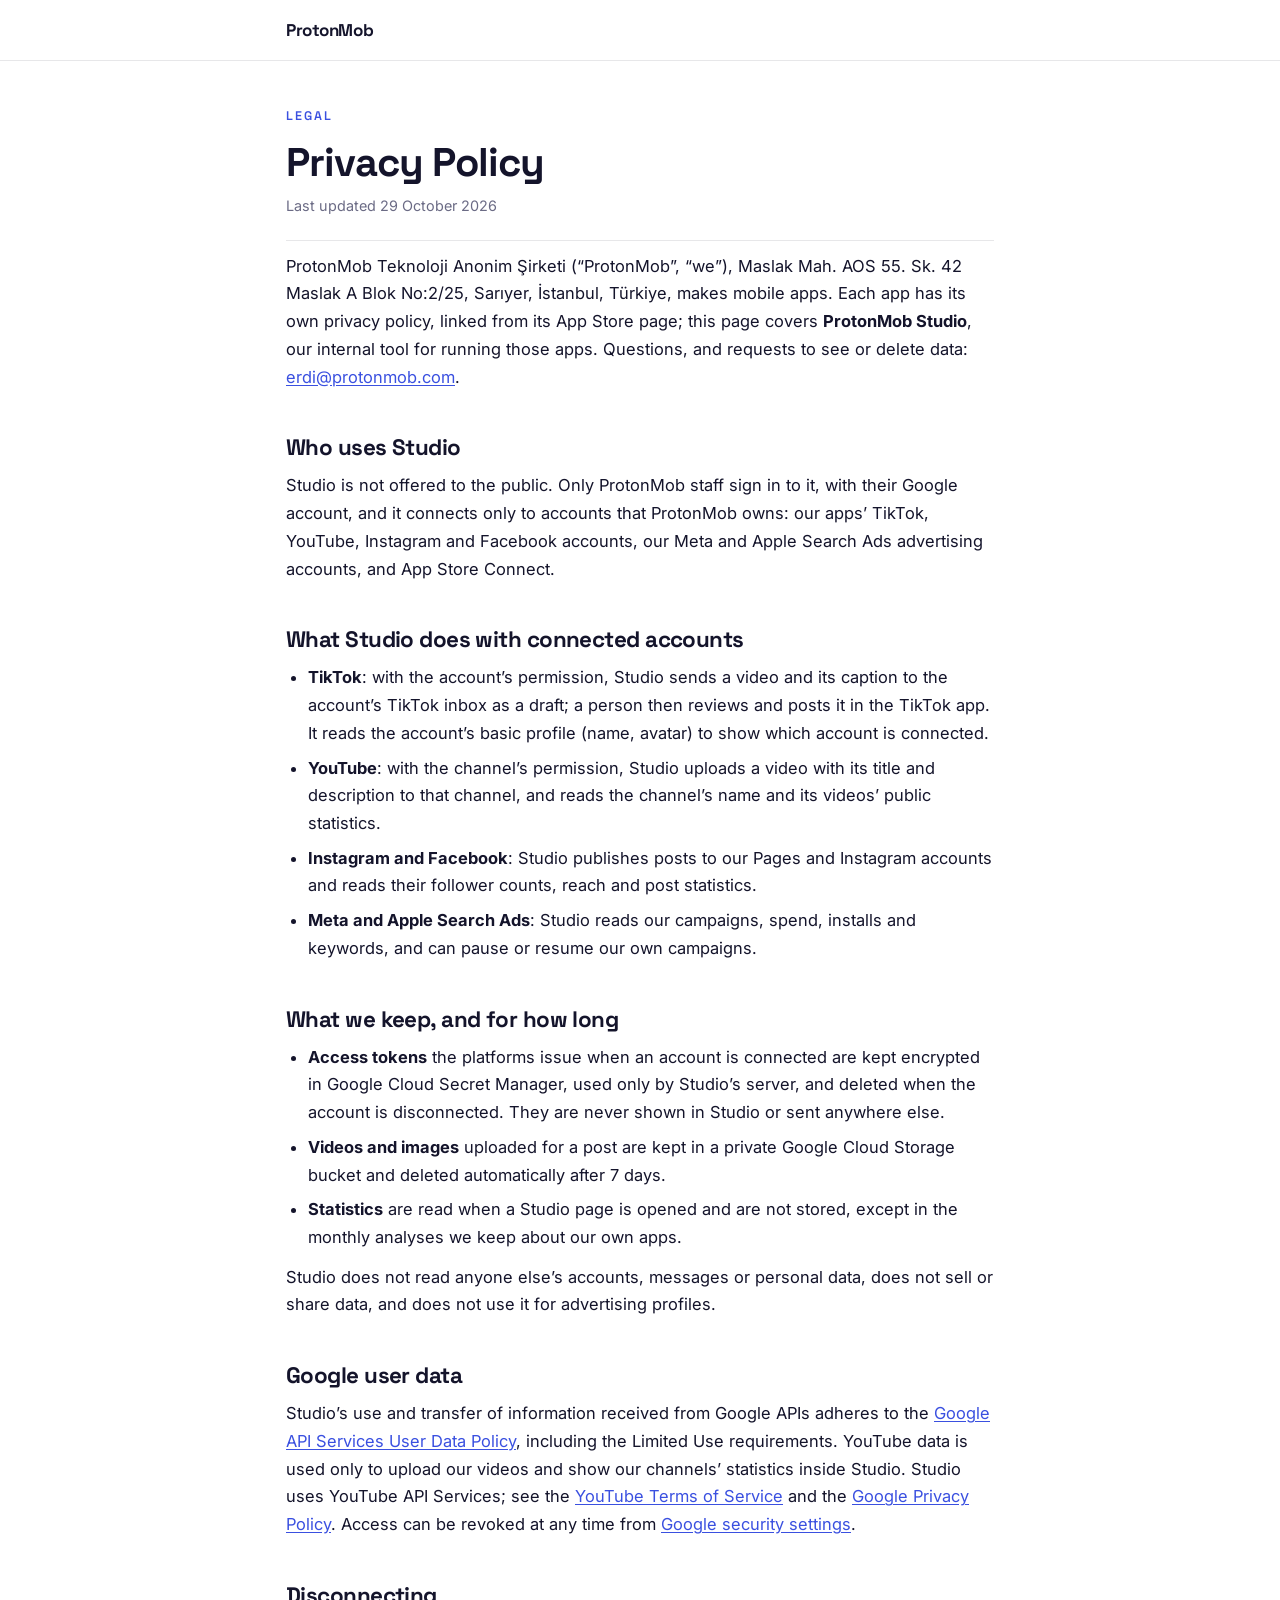
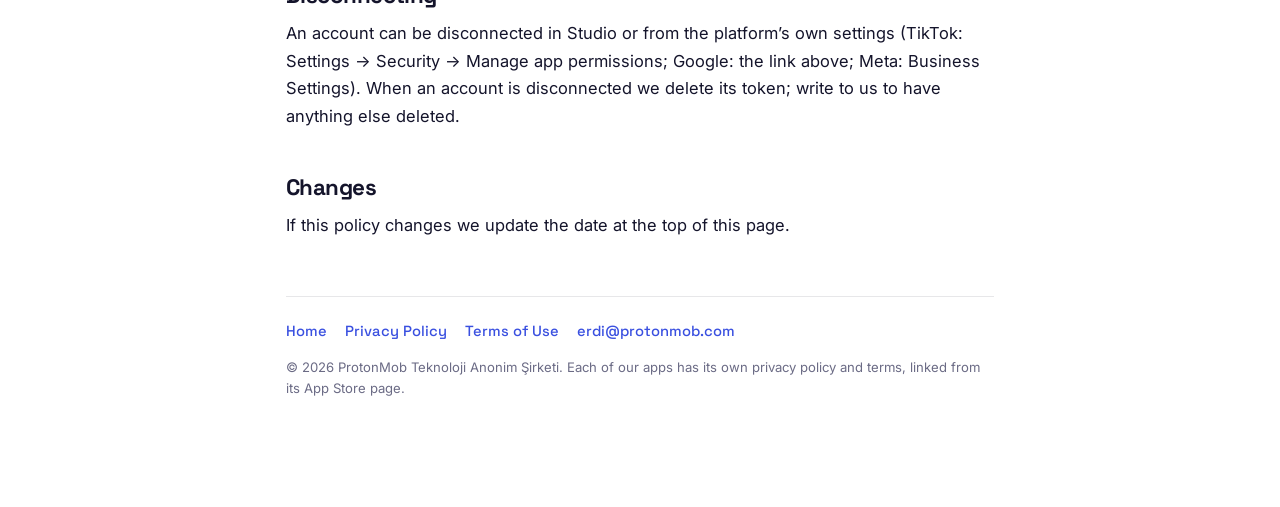
<file: privacy/index.html>
<!doctype html>
<html lang="en">
<head>
<meta charset="utf-8">
<meta name="viewport" content="width=device-width, initial-scale=1">
<title>Privacy Policy — ProtonMob</title>
<meta name="description" content="How ProtonMob's internal tools use the social media and advertising accounts they are connected to.">
<link rel="canonical" href="https://protonmob.com/privacy">
<meta property="og:title" content="Privacy Policy — ProtonMob">
<meta property="og:description" content="How ProtonMob's internal tools use the social media and advertising accounts they are connected to.">
<meta property="og:type" content="article">
<meta property="og:url" content="https://protonmob.com/privacy">
<meta property="og:site_name" content="ProtonMob">
<link rel="preconnect" href="https://fonts.googleapis.com">
<link rel="preconnect" href="https://fonts.gstatic.com" crossorigin>
<link href="https://fonts.googleapis.com/css2?family=Space+Grotesk:wght@400;500;600;700&family=Inter:wght@400;500;600;700&display=swap" rel="stylesheet">
<link rel="stylesheet" href="/muslim/legal.css">
</head>
<body>

<div class="sitebar">
  <div class="in">
    <a class="home" href="/">ProtonMob</a>
  </div>
</div>

<div class="page">
<header class="doc">
  <span class="eyebrow">Legal</span>
  <h1>Privacy Policy</h1>
  <p class="updated">Last updated 29 October 2026</p>
</header>

<p>ProtonMob Teknoloji Anonim Şirketi (“ProtonMob”, “we”), Maslak Mah. AOS 55. Sk. 42 Maslak A Blok
No:2/25, Sarıyer, İstanbul, Türkiye, makes mobile apps. Each app has its own privacy policy, linked from
its App Store page; this page covers <strong>ProtonMob Studio</strong>, our internal tool for running
those apps. Questions, and requests to see or delete data: <a href="mailto:erdi@protonmob.com">erdi@protonmob.com</a>.</p>

<h2>Who uses Studio</h2>
<p>Studio is not offered to the public. Only ProtonMob staff sign in to it, with their Google
account, and it connects only to accounts that ProtonMob owns: our apps’ TikTok, YouTube, Instagram
and Facebook accounts, our Meta and Apple Search Ads advertising accounts, and App Store Connect.</p>

<h2>What Studio does with connected accounts</h2>
<ul>
  <li><strong>TikTok</strong>: with the account’s permission, Studio sends a video and its caption to
  the account’s TikTok inbox as a draft; a person then reviews and posts it in the TikTok app. It reads
  the account’s basic profile (name, avatar) to show which account is connected.</li>
  <li><strong>YouTube</strong>: with the channel’s permission, Studio uploads a video with its title and
  description to that channel, and reads the channel’s name and its videos’ public statistics.</li>
  <li><strong>Instagram and Facebook</strong>: Studio publishes posts to our Pages and Instagram
  accounts and reads their follower counts, reach and post statistics.</li>
  <li><strong>Meta and Apple Search Ads</strong>: Studio reads our campaigns, spend, installs and
  keywords, and can pause or resume our own campaigns.</li>
</ul>

<h2>What we keep, and for how long</h2>
<ul>
  <li><strong>Access tokens</strong> the platforms issue when an account is connected are kept
  encrypted in Google Cloud Secret Manager, used only by Studio’s server, and deleted when the account
  is disconnected. They are never shown in Studio or sent anywhere else.</li>
  <li><strong>Videos and images</strong> uploaded for a post are kept in a private Google Cloud Storage
  bucket and deleted automatically after 7 days.</li>
  <li><strong>Statistics</strong> are read when a Studio page is opened and are not stored, except
  in the monthly analyses we keep about our own apps.</li>
</ul>
<p>Studio does not read anyone else’s accounts, messages or personal data, does not sell or share
data, and does not use it for advertising profiles.</p>

<h2>Google user data</h2>
<p>Studio’s use and transfer of information received from Google APIs adheres to the
<a href="https://developers.google.com/terms/api-services-user-data-policy" target="_blank" rel="noopener">Google
API Services User Data Policy</a>, including the Limited Use requirements. YouTube data is used only to
upload our videos and show our channels’ statistics inside Studio. Studio uses YouTube API Services;
see the <a href="https://www.youtube.com/t/terms" target="_blank" rel="noopener">YouTube Terms of Service</a> and the
<a href="https://policies.google.com/privacy" target="_blank" rel="noopener">Google Privacy Policy</a>. Access can be
revoked at any time from <a href="https://myaccount.google.com/permissions" target="_blank" rel="noopener">Google
security settings</a>.</p>

<h2>Disconnecting</h2>
<p>An account can be disconnected in Studio or from the platform’s own settings (TikTok: Settings →
Security → Manage app permissions; Google: the link above; Meta: Business Settings). When an account is
disconnected we delete its token; write to us to have anything else deleted.</p>

<h2>Changes</h2>
<p>If this policy changes we update the date at the top of this page.</p>

<footer>
  <div class="flinks">
    <a href="/">Home</a>
    <a href="/privacy">Privacy Policy</a>
    <a href="/terms">Terms of Use</a>
    <a href="mailto:erdi@protonmob.com">erdi@protonmob.com</a>
  </div>
  <p class="fine">© 2026 ProtonMob Teknoloji Anonim Şirketi. Each of our apps has its own privacy policy and terms, linked from its App Store page.</p>
</footer>

</div>
</body>
</html>
</file>
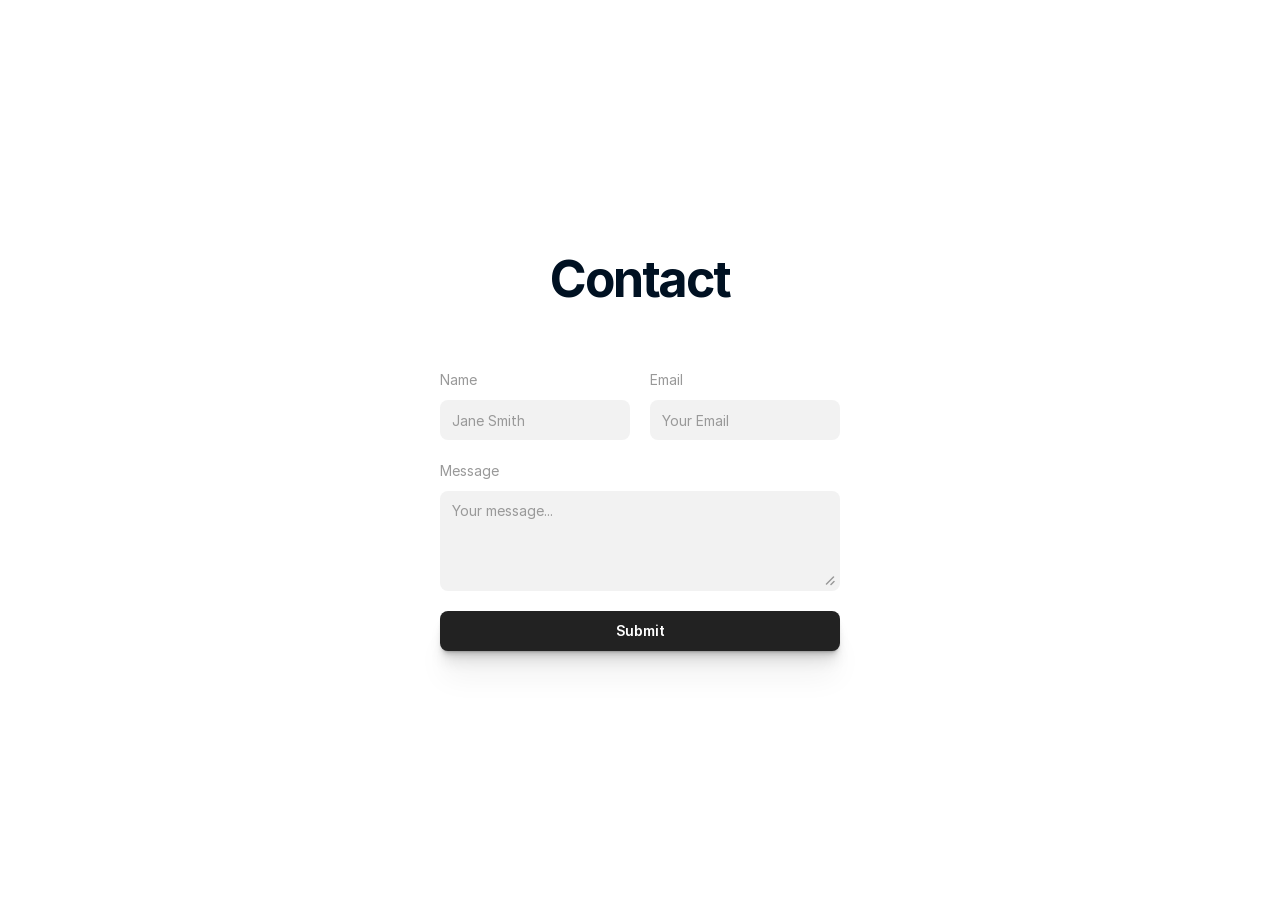
<file: support/index.html>
<!doctype html>
<!-- ✨ Built with Framer • https://www.framer.com/ -->
<html lang="en">
<head>
    <meta charset="utf-8">
    
    
    <!-- Start of headStart -->
    
    <!-- End of headStart -->
    <meta name="viewport" content="width=device-width">
    <meta name="generator" content="Framer 9f68555">
    <title>AiMakeHub</title>
    <meta name="description" content="AiMakeHub offers innovative mobile app solutions, combining advanced technology with user-friendly interfaces. We develop high-performance apps tailored to businesses and individuals, focused on efficiency and user experience.">
    <meta name="framer-search-index" content="/_fc/sites/6oqa76HVl6w5dLzxQTT0z4/searchIndex-Y1QyuOrcSsLc.json">
    <meta name="framer-html-plugin" content="disable">
    <link href="/_fc/sites/icons/default-favicon-light.v1.png" rel="icon" media="(prefers-color-scheme: light)">
    <link href="/_fc/sites/icons/default-favicon-dark.v1.png" rel="icon" media="(prefers-color-scheme: dark)">
    <link rel="apple-touch-icon" href="/_fc/images/YYgJOXbMabB66IxUOKX4R6uELo.png">
    <!-- Open Graph / Facebook -->
    <meta property="og:type" content="website">
    <meta property="og:title" content="AiMakeHub">
    <meta property="og:description" content="AiMakeHub offers innovative mobile app solutions, combining advanced technology with user-friendly interfaces. We develop high-performance apps tailored to businesses and individuals, focused on efficiency and user experience.">
    <meta property="og:image" content="/_fc/images/u9M9YLhCp17YbzFvWxqjy3mLA.png">
    <!-- Twitter -->
    <meta name="twitter:card" content="summary_large_image">
    <meta name="twitter:title" content="AiMakeHub">
    <meta name="twitter:description" content="AiMakeHub offers innovative mobile app solutions, combining advanced technology with user-friendly interfaces. We develop high-performance apps tailored to businesses and individuals, focused on efficiency and user experience.">
    <meta name="twitter:image" content="/_fc/images/u9M9YLhCp17YbzFvWxqjy3mLA.png">
    
    <link href="https://fonts.gstatic.com" rel="preconnect" crossorigin>
    
    <meta name="robots" content="max-image-preview:large"><link rel="canonical" href="https://protonmob.com/support"><meta property="og:url" content="https://protonmob.com/support"><link rel="modulepreload" fetchpriority="low" href="/_fc/sites/6oqa76HVl6w5dLzxQTT0z4/chunk-WSZBMPB7.mjs"><link rel="modulepreload" fetchpriority="low" href="/_fc/sites/6oqa76HVl6w5dLzxQTT0z4/chunk-FZVBSAAC.mjs"><link rel="modulepreload" fetchpriority="low" href="/_fc/sites/6oqa76HVl6w5dLzxQTT0z4/chunk-LPOYIOKO.mjs"><link rel="modulepreload" fetchpriority="low" href="/_fc/sites/6oqa76HVl6w5dLzxQTT0z4/teakxU3wf12JUz_yFsEHDnRgU2TFRtE4r8KStb3I8FY.NYU3OWVJ.mjs"><link rel="modulepreload" fetchpriority="low" href="/_fc/sites/6oqa76HVl6w5dLzxQTT0z4/chunk-OEOPSX3J.mjs"><link rel="modulepreload" fetchpriority="low" href="/_fc/sites/6oqa76HVl6w5dLzxQTT0z4/chunk-22AT5SRG.mjs"><link rel="modulepreload" fetchpriority="low" href="/_fc/sites/6oqa76HVl6w5dLzxQTT0z4/chunk-AXGYT5EI.mjs"><link rel="modulepreload" fetchpriority="low" href="/_fc/sites/6oqa76HVl6w5dLzxQTT0z4/script_main.3PDJY637.mjs"><style data-framer-breakpoint-css>@media(min-width: 1200px){.hidden-1puvobz{display:none!important}}@media(min-width: 810px) and (max-width: 1199px){.hidden-11uhs8w{display:none!important}}@media(max-width: 809px){.hidden-moyt5y{display:none!important}}</style><style data-framer-css-ssr-minified data-framer-components="framer-Mpgpd framer-nttyo PropertyOverrides">html,body,#main{margin:0;padding:0;box-sizing:border-box}:root{-webkit-font-smoothing:antialiased;-moz-osx-font-smoothing:grayscale}*{box-sizing:border-box;-webkit-font-smoothing:inherit}h1,h2,h3,h4,h5,h6,p,figure{margin:0}body,input,textarea,select,button{font-size:12px;font-family:sans-serif}body{--token-b1fb3a8e-a88d-40f2-ad39-1f269e6b91e0: rgb(255, 255, 255);--token-4a89092a-27d2-4444-a4b5-4bb982a67f8e: rgb(222, 222, 222);--token-0bd91f44-2ee2-49df-bd1a-78a1b1ec8984: rgb(175, 175, 175);--token-af2f9c5a-7d1a-4f00-8c29-d477b6a07b93: rgb(145, 145, 145);--token-cfa5bfd0-3a9c-40a0-a3bd-57ca9dc5f070: rgb(98, 98, 98);--token-fab99bb1-2362-471f-8f94-4719e8b35bc0: rgb(61, 61, 61);--token-4d6fb0aa-347b-4d07-918a-f12b70b08ad3: rgb(38, 38, 38);--token-4d67072c-df86-41a3-8260-1a48b41c6ca7: rgb(20, 20, 20);--token-70b4ad58-9042-4a72-8dea-68d8a9efadf0: rgb(23, 23, 23);--token-c311f7eb-2396-4f7f-8edd-f790b3c42ec3: rgb(5, 5, 5);--token-b1d42292-dd1a-4d81-95dc-d6ccd2a40e51: rgb(232, 149, 72);--token-d3f304a1-8f3c-4236-99dd-3a229afb5214: rgb(239, 139, 46);--token-6edbd31d-41be-4de3-9d80-c4d0ae2c7447: rgb(46, 81, 158);--token-6a6f93a8-2dfe-4546-a943-2546f735a119: rgb(232, 120, 17);--token-d5252198-b6fa-4f67-95e8-b1ca52183b58: rgb(228, 111, 3);--token-ca0eb946-0278-4b5f-be23-d71665cd022d: rgba(17, 17, 17, 0);--token-bddb7f81-ead4-436d-a270-e43264463a17: rgb(255, 34, 68);--token-01a131b3-7c67-4387-9d66-bb11c2f27d06: rgb(9, 17, 27)}@font-face{font-family:Manrope;font-style:normal;font-weight:400;font-display:swap;src:url(https://fonts.gstatic.com/s/manrope/v15/xn7_YHE41ni1AdIRqAuZuw1Bx9mbZk79FN_P-bnBeA.woff2) format("woff2");unicode-range:U+0460-052F,U+1C80-1C8A,U+20B4,U+2DE0-2DFF,U+A640-A69F,U+FE2E-FE2F}@font-face{font-family:Manrope;font-style:normal;font-weight:400;font-display:swap;src:url(https://fonts.gstatic.com/s/manrope/v15/xn7_YHE41ni1AdIRqAuZuw1Bx9mbZk79FN_G-bnBeA.woff2) format("woff2");unicode-range:U+0301,U+0400-045F,U+0490-0491,U+04B0-04B1,U+2116}@font-face{font-family:Manrope;font-style:normal;font-weight:400;font-display:swap;src:url(https://fonts.gstatic.com/s/manrope/v15/xn7_YHE41ni1AdIRqAuZuw1Bx9mbZk79FN_B-bnBeA.woff2) format("woff2");unicode-range:U+0370-0377,U+037A-037F,U+0384-038A,U+038C,U+038E-03A1,U+03A3-03FF}@font-face{font-family:Manrope;font-style:normal;font-weight:400;font-display:swap;src:url(https://fonts.gstatic.com/s/manrope/v15/xn7_YHE41ni1AdIRqAuZuw1Bx9mbZk79FN_N-bnBeA.woff2) format("woff2");unicode-range:U+0102-0103,U+0110-0111,U+0128-0129,U+0168-0169,U+01A0-01A1,U+01AF-01B0,U+0300-0301,U+0303-0304,U+0308-0309,U+0323,U+0329,U+1EA0-1EF9,U+20AB}@font-face{font-family:Manrope;font-style:normal;font-weight:400;font-display:swap;src:url(https://fonts.gstatic.com/s/manrope/v15/xn7_YHE41ni1AdIRqAuZuw1Bx9mbZk79FN_M-bnBeA.woff2) format("woff2");unicode-range:U+0100-02BA,U+02BD-02C5,U+02C7-02CC,U+02CE-02D7,U+02DD-02FF,U+0304,U+0308,U+0329,U+1D00-1DBF,U+1E00-1E9F,U+1EF2-1EFF,U+2020,U+20A0-20AB,U+20AD-20C0,U+2113,U+2C60-2C7F,U+A720-A7FF}@font-face{font-family:Manrope;font-style:normal;font-weight:400;font-display:swap;src:url(https://fonts.gstatic.com/s/manrope/v15/xn7_YHE41ni1AdIRqAuZuw1Bx9mbZk79FN_C-bk.woff2) format("woff2");unicode-range:U+0000-00FF,U+0131,U+0152-0153,U+02BB-02BC,U+02C6,U+02DA,U+02DC,U+0304,U+0308,U+0329,U+2000-206F,U+20AC,U+2122,U+2191,U+2193,U+2212,U+2215,U+FEFF,U+FFFD}@font-face{font-family:Inter;src:url(/_fc/assets/5vvr9Vy74if2I6bQbJvbw7SY1pQ.woff2);font-display:swap;font-style:normal;font-weight:400;unicode-range:U+0460-052F,U+1C80-1C88,U+20B4,U+2DE0-2DFF,U+A640-A69F,U+FE2E-FE2F}@font-face{font-family:Inter;src:url(/_fc/assets/EOr0mi4hNtlgWNn9if640EZzXCo.woff2);font-display:swap;font-style:normal;font-weight:400;unicode-range:U+0301,U+0400-045F,U+0490-0491,U+04B0-04B1,U+2116}@font-face{font-family:Inter;src:url(/_fc/assets/Y9k9QrlZAqio88Klkmbd8VoMQc.woff2);font-display:swap;font-style:normal;font-weight:400;unicode-range:U+1F00-1FFF}@font-face{font-family:Inter;src:url(/_fc/assets/OYrD2tBIBPvoJXiIHnLoOXnY9M.woff2);font-display:swap;font-style:normal;font-weight:400;unicode-range:U+0370-03FF}@font-face{font-family:Inter;src:url(/_fc/assets/JeYwfuaPfZHQhEG8U5gtPDZ7WQ.woff2);font-display:swap;font-style:normal;font-weight:400;unicode-range:U+0100-024F,U+0259,U+1E00-1EFF,U+2020,U+20A0-20AB,U+20AD-20CF,U+2113,U+2C60-2C7F,U+A720-A7FF}@font-face{font-family:Inter;src:url(/_fc/assets/vQyevYAyHtARFwPqUzQGpnDs.woff2);font-display:swap;font-style:normal;font-weight:400;unicode-range:U+0000-00FF,U+0131,U+0152-0153,U+02BB-02BC,U+02C6,U+02DA,U+02DC,U+2000-206F,U+2074,U+20AC,U+2122,U+2191,U+2193,U+2212,U+2215,U+FEFF,U+FFFD}@font-face{font-family:Inter;src:url(/_fc/assets/b6Y37FthZeALduNqHicBT6FutY.woff2);font-display:swap;font-style:normal;font-weight:400;unicode-range:U+0102-0103,U+0110-0111,U+0128-0129,U+0168-0169,U+01A0-01A1,U+01AF-01B0,U+1EA0-1EF9,U+20AB}@font-face{font-family:Inter;src:url(/_fc/assets/DpPBYI0sL4fYLgAkX8KXOPVt7c.woff2);font-display:swap;font-style:normal;font-weight:700;unicode-range:U+0460-052F,U+1C80-1C88,U+20B4,U+2DE0-2DFF,U+A640-A69F,U+FE2E-FE2F}@font-face{font-family:Inter;src:url(/_fc/assets/4RAEQdEOrcnDkhHiiCbJOw92Lk.woff2);font-display:swap;font-style:normal;font-weight:700;unicode-range:U+0301,U+0400-045F,U+0490-0491,U+04B0-04B1,U+2116}@font-face{font-family:Inter;src:url(/_fc/assets/1K3W8DizY3v4emK8Mb08YHxTbs.woff2);font-display:swap;font-style:normal;font-weight:700;unicode-range:U+1F00-1FFF}@font-face{font-family:Inter;src:url(/_fc/assets/tUSCtfYVM1I1IchuyCwz9gDdQ.woff2);font-display:swap;font-style:normal;font-weight:700;unicode-range:U+0370-03FF}@font-face{font-family:Inter;src:url(/_fc/assets/VgYFWiwsAC5OYxAycRXXvhze58.woff2);font-display:swap;font-style:normal;font-weight:700;unicode-range:U+0100-024F,U+0259,U+1E00-1EFF,U+2020,U+20A0-20AB,U+20AD-20CF,U+2113,U+2C60-2C7F,U+A720-A7FF}@font-face{font-family:Inter;src:url(/_fc/assets/DXD0Q7LSl7HEvDzucnyLnGBHM.woff2);font-display:swap;font-style:normal;font-weight:700;unicode-range:U+0000-00FF,U+0131,U+0152-0153,U+02BB-02BC,U+02C6,U+02DA,U+02DC,U+2000-206F,U+2074,U+20AC,U+2122,U+2191,U+2193,U+2212,U+2215,U+FEFF,U+FFFD}@font-face{font-family:Inter;src:url(/_fc/assets/GIryZETIX4IFypco5pYZONKhJIo.woff2);font-display:swap;font-style:normal;font-weight:700;unicode-range:U+0102-0103,U+0110-0111,U+0128-0129,U+0168-0169,U+01A0-01A1,U+01AF-01B0,U+1EA0-1EF9,U+20AB}@font-face{font-family:Inter;src:url(/_fc/assets/H89BbHkbHDzlxZzxi8uPzTsp90.woff2);font-display:swap;font-style:italic;font-weight:700;unicode-range:U+0460-052F,U+1C80-1C88,U+20B4,U+2DE0-2DFF,U+A640-A69F,U+FE2E-FE2F}@font-face{font-family:Inter;src:url(/_fc/assets/u6gJwDuwB143kpNK1T1MDKDWkMc.woff2);font-display:swap;font-style:italic;font-weight:700;unicode-range:U+0301,U+0400-045F,U+0490-0491,U+04B0-04B1,U+2116}@font-face{font-family:Inter;src:url(/_fc/assets/43sJ6MfOPh1LCJt46OvyDuSbA6o.woff2);font-display:swap;font-style:italic;font-weight:700;unicode-range:U+1F00-1FFF}@font-face{font-family:Inter;src:url(/_fc/assets/wccHG0r4gBDAIRhfHiOlq6oEkqw.woff2);font-display:swap;font-style:italic;font-weight:700;unicode-range:U+0370-03FF}@font-face{font-family:Inter;src:url(/_fc/assets/WZ367JPwf9bRW6LdTHN8rXgSjw.woff2);font-display:swap;font-style:italic;font-weight:700;unicode-range:U+0100-024F,U+0259,U+1E00-1EFF,U+2020,U+20A0-20AB,U+20AD-20CF,U+2113,U+2C60-2C7F,U+A720-A7FF}@font-face{font-family:Inter;src:url(/_fc/assets/QxmhnWTzLtyjIiZcfaLIJ8EFBXU.woff2);font-display:swap;font-style:italic;font-weight:700;unicode-range:U+0000-00FF,U+0131,U+0152-0153,U+02BB-02BC,U+02C6,U+02DA,U+02DC,U+2000-206F,U+2074,U+20AC,U+2122,U+2191,U+2193,U+2212,U+2215,U+FEFF,U+FFFD}@font-face{font-family:Inter;src:url(/_fc/assets/2A4Xx7CngadFGlVV4xrO06OBHY.woff2);font-display:swap;font-style:italic;font-weight:700;unicode-range:U+0102-0103,U+0110-0111,U+0128-0129,U+0168-0169,U+01A0-01A1,U+01AF-01B0,U+1EA0-1EF9,U+20AB}@font-face{font-family:Inter;src:url(/_fc/assets/CfMzU8w2e7tHgF4T4rATMPuWosA.woff2);font-display:swap;font-style:italic;font-weight:400;unicode-range:U+0460-052F,U+1C80-1C88,U+20B4,U+2DE0-2DFF,U+A640-A69F,U+FE2E-FE2F}@font-face{font-family:Inter;src:url(/_fc/assets/867QObYax8ANsfX4TGEVU9YiCM.woff2);font-display:swap;font-style:italic;font-weight:400;unicode-range:U+0301,U+0400-045F,U+0490-0491,U+04B0-04B1,U+2116}@font-face{font-family:Inter;src:url(/_fc/assets/Oyn2ZbENFdnW7mt2Lzjk1h9Zb9k.woff2);font-display:swap;font-style:italic;font-weight:400;unicode-range:U+1F00-1FFF}@font-face{font-family:Inter;src:url(/_fc/assets/cdAe8hgZ1cMyLu9g005pAW3xMo.woff2);font-display:swap;font-style:italic;font-weight:400;unicode-range:U+0370-03FF}@font-face{font-family:Inter;src:url(/_fc/assets/DOfvtmE1UplCq161m6Hj8CSQYg.woff2);font-display:swap;font-style:italic;font-weight:400;unicode-range:U+0100-024F,U+0259,U+1E00-1EFF,U+2020,U+20A0-20AB,U+20AD-20CF,U+2113,U+2C60-2C7F,U+A720-A7FF}@font-face{font-family:Inter;src:url(/_fc/assets/vFzuJY0c65av44uhEKB6vyjFMg.woff2);font-display:swap;font-style:italic;font-weight:400;unicode-range:U+0000-00FF,U+0131,U+0152-0153,U+02BB-02BC,U+02C6,U+02DA,U+02DC,U+2000-206F,U+2074,U+20AC,U+2122,U+2191,U+2193,U+2212,U+2215,U+FEFF,U+FFFD}@font-face{font-family:Inter;src:url(/_fc/assets/tKtBcDnBMevsEEJKdNGhhkLzYo.woff2);font-display:swap;font-style:italic;font-weight:400;unicode-range:U+0102-0103,U+0110-0111,U+0128-0129,U+0168-0169,U+01A0-01A1,U+01AF-01B0,U+1EA0-1EF9,U+20AB}@font-face{font-family:Inter;src:url(/_fc/assets/mkY5Sgyq51ik0AMrSBwhm9DJg.woff2);font-display:block;font-style:normal;font-weight:900;unicode-range:U+0460-052F,U+1C80-1C88,U+20B4,U+2DE0-2DFF,U+A640-A69F,U+FE2E-FE2F}@font-face{font-family:Inter;src:url(/_fc/assets/X5hj6qzcHUYv7h1390c8Rhm6550.woff2);font-display:block;font-style:normal;font-weight:900;unicode-range:U+0301,U+0400-045F,U+0490-0491,U+04B0-04B1,U+2116}@font-face{font-family:Inter;src:url(/_fc/assets/gQhNpS3tN86g8RcVKYUUaKt2oMQ.woff2);font-display:block;font-style:normal;font-weight:900;unicode-range:U+1F00-1FFF}@font-face{font-family:Inter;src:url(/_fc/assets/cugnVhSraaRyANCaUtI5FV17wk.woff2);font-display:block;font-style:normal;font-weight:900;unicode-range:U+0370-03FF}@font-face{font-family:Inter;src:url(/_fc/assets/5HcVoGak8k5agFJSaKa4floXVu0.woff2);font-display:block;font-style:normal;font-weight:900;unicode-range:U+0100-024F,U+0259,U+1E00-1EFF,U+2020,U+20A0-20AB,U+20AD-20CF,U+2113,U+2C60-2C7F,U+A720-A7FF}@font-face{font-family:Inter;src:url(/_fc/assets/jn4BtSPLlS0NDp1KiFAtFKiiY0o.woff2);font-display:block;font-style:normal;font-weight:900;unicode-range:U+0000-00FF,U+0131,U+0152-0153,U+02BB-02BC,U+02C6,U+02DA,U+02DC,U+2000-206F,U+2074,U+20AC,U+2122,U+2191,U+2193,U+2212,U+2215,U+FEFF,U+FFFD}@font-face{font-family:Inter;src:url(/_fc/assets/P2Bw01CtL0b9wqygO0sSVogWbo.woff2);font-display:block;font-style:normal;font-weight:900;unicode-range:U+0102-0103,U+0110-0111,U+0128-0129,U+0168-0169,U+01A0-01A1,U+01AF-01B0,U+1EA0-1EF9,U+20AB}@font-face{font-family:Inter;src:url(/_fc/assets/05KsVHGDmqXSBXM4yRZ65P8i0s.woff2);font-display:block;font-style:italic;font-weight:900;unicode-range:U+0460-052F,U+1C80-1C88,U+20B4,U+2DE0-2DFF,U+A640-A69F,U+FE2E-FE2F}@font-face{font-family:Inter;src:url(/_fc/assets/ky8ovPukK4dJ1Pxq74qGhOqCYI.woff2);font-display:block;font-style:italic;font-weight:900;unicode-range:U+0301,U+0400-045F,U+0490-0491,U+04B0-04B1,U+2116}@font-face{font-family:Inter;src:url(/_fc/assets/vvNSqIj42qeQ2bvCRBIWKHscrc.woff2);font-display:block;font-style:italic;font-weight:900;unicode-range:U+1F00-1FFF}@font-face{font-family:Inter;src:url(/_fc/assets/3ZmXbBKToJifDV9gwcifVd1tEY.woff2);font-display:block;font-style:italic;font-weight:900;unicode-range:U+0370-03FF}@font-face{font-family:Inter;src:url(/_fc/assets/FNfhX3dt4ChuLJq2PwdlxHO7PU.woff2);font-display:block;font-style:italic;font-weight:900;unicode-range:U+0100-024F,U+0259,U+1E00-1EFF,U+2020,U+20A0-20AB,U+20AD-20CF,U+2113,U+2C60-2C7F,U+A720-A7FF}@font-face{font-family:Inter;src:url(/_fc/assets/g0c8vEViiXNlKAgI4Ymmk3Ig.woff2);font-display:block;font-style:italic;font-weight:900;unicode-range:U+0000-00FF,U+0131,U+0152-0153,U+02BB-02BC,U+02C6,U+02DA,U+02DC,U+2000-206F,U+2074,U+20AC,U+2122,U+2191,U+2193,U+2212,U+2215,U+FEFF,U+FFFD}@font-face{font-family:Inter;src:url(/_fc/assets/efTfQcBJ53kM2pB1hezSZ3RDUFs.woff2);font-display:block;font-style:italic;font-weight:900;unicode-range:U+0102-0103,U+0110-0111,U+0128-0129,U+0168-0169,U+01A0-01A1,U+01AF-01B0,U+1EA0-1EF9,U+20AB}@font-face{font-family:Inter;src:url(/_fs/Inter-SemiBold.cyrillic-ext-C7KWUKA7.woff2);font-display:swap;font-style:normal;font-weight:600;unicode-range:U+0460-052F,U+1C80-1C88,U+20B4,U+2DE0-2DFF,U+A640-A69F,U+FE2E-FE2F}@font-face{font-family:Inter;src:url(/_fs/Inter-SemiBold.cyrillic-JWV7SOZ6.woff2);font-display:swap;font-style:normal;font-weight:600;unicode-range:U+0301,U+0400-045F,U+0490-0491,U+04B0-04B1,U+2116}@font-face{font-family:Inter;src:url(/_fs/Inter-SemiBold.greek-ext-FBKSFTSU.woff2);font-display:swap;font-style:normal;font-weight:600;unicode-range:U+1F00-1FFF}@font-face{font-family:Inter;src:url(/_fs/Inter-SemiBold.greek-EQ3PSENU.woff2);font-display:swap;font-style:normal;font-weight:600;unicode-range:U+0370-03FF}@font-face{font-family:Inter;src:url(/_fs/Inter-SemiBold.latin-ext-ULRSO3ZR.woff2);font-display:swap;font-style:normal;font-weight:600;unicode-range:U+0100-024F,U+0259,U+1E00-1EFF,U+2020,U+20A0-20AB,U+20AD-20CF,U+2113,U+2C60-2C7F,U+A720-A7FF}@font-face{font-family:Inter;src:url(/_fs/Inter-SemiBold.latin-RDYY2AG2.woff2);font-display:swap;font-style:normal;font-weight:600;unicode-range:U+0000-00FF,U+0131,U+0152-0153,U+02BB-02BC,U+02C6,U+02DA,U+02DC,U+2000-206F,U+2074,U+20AC,U+2122,U+2191,U+2193,U+2212,U+2215,U+FEFF,U+FFFD}@font-face{font-family:Inter;src:url(/_fs/Inter-SemiBold.vietnamese-ESQNSEQ3.woff2);font-display:swap;font-style:normal;font-weight:600;unicode-range:U+0102-0103,U+0110-0111,U+0128-0129,U+0168-0169,U+01A0-01A1,U+01AF-01B0,U+1EA0-1EF9,U+20AB}@font-face{font-family:Montserrat;src:url(/_fc/third-party-assets/fontshare/wf/KDZE2GHZ4MXZP7RVHASNN75AFABT2ZB2/G33WYZOWF5RLCYVGCMU5BFGBXH4DMKUK/SHZ3SDA4YUDBQPNRSIGO7XNSCQQUBDYR.woff2);font-display:swap;font-style:normal;font-weight:700}@font-face{font-family:Montserrat;src:url(/_fc/third-party-assets/fontshare/wf/G3U4AIP7I5YYMBY4PZ5BNYEWWVH7G7QB/WED2HATCWTE6B4XVIFFTI3EALCE4D6PD/GDZ4LVIJF6WODYKVZK6E2737DCDQPEMZ.woff2);font-display:swap;font-style:normal;font-weight:500}@font-face{font-family:Satoshi;src:url(/_fc/third-party-assets/fontshare/wf/P2LQKHE6KA6ZP4AAGN72KDWMHH6ZH3TA/ZC32TK2P7FPS5GFTL46EU6KQJA24ZYDB/7AHDUZ4A7LFLVFUIFSARGIWCRQJHISQP.woff2);font-display:swap;font-style:normal;font-weight:500}@font-face{font-family:Montserrat;src:url(/_fc/third-party-assets/fontshare/wf/JBAX5LNUCKEVXKRK3ARXNMEMQYQYP6WR/P3OTF2DNFMTAXKSAW4JNN6DPWEDDI5MN/4IO2HK2EZ7GHCZN7I3I4WKBAO7IH72SS.woff2);font-display:swap;font-style:normal;font-weight:300}@font-face{font-family:Montserrat;src:url(/_fc/third-party-assets/fontshare/wf/CC6FT7O535LIU5P34T6V2W7R57LGKSDT/KUZZS4REMM64PV6S4GGM77HZQUVJPYU2/3ZPIFBJ6EZFOZSYT4ISIO7DHQQODA5IR.woff2);font-display:swap;font-style:italic;font-weight:400}@font-face{font-family:Montserrat;src:url(/_fc/third-party-assets/fontshare/wf/CNH2P436UGGNUN7A3WATPUSLXUAUNZXM/WBOFTJORLE3KJUXNB6IW2NWNOCLK5DCI/34EMF6YG4SKA4J64Y4FGBZREAWR4SYHF.woff2);font-display:swap;font-style:italic;font-weight:300}@font-face{font-family:Satoshi;src:url(/_fc/third-party-assets/fontshare/wf/LAFFD4SDUCDVQEXFPDC7C53EQ4ZELWQI/PXCT3G6LO6ICM5I3NTYENYPWJAECAWDD/GHM6WVH6MILNYOOCXHXB5GTSGNTMGXZR.woff2);font-display:swap;font-style:normal;font-weight:700}@font-face{font-family:Satoshi;src:url(/_fc/third-party-assets/fontshare/wf/CDEBEFT2R7XKNGXSBBLZGMY4MMHZG75P/HEVKDGQCYDZ7Z6CDVR2ZQGBCTUD6ZARH/BKWEE3VKGTFABE37K2DTH625VUSN2N35.woff2);font-display:swap;font-style:italic;font-weight:700}@font-face{font-family:Satoshi;src:url(/_fc/third-party-assets/fontshare/wf/NID3I7RITWZSKXRCJGOCMP5NOADJK6IG/2HLHGD7OBTWCOHW64YXOE5KFXHU4KJHM/ZHME2QIRFR7UPJ47NLY27RCAFY44CKZJ.woff2);font-display:swap;font-style:italic;font-weight:500}@font-face{font-family:Montserrat;src:url(/_fc/third-party-assets/fontshare/wf/M2RQDXLDLQ2S4ZZ66VQTDSO3OSHWKVY7/JAIF7WXHMOCSPDMQNJH4MHWPR2PHW2YE/C5NBF6PXS6YLHRF7TAQGFAEBX23GMCRA.woff2);font-display:block;font-style:normal;font-weight:900}@font-face{font-family:Montserrat;src:url(/_fc/third-party-assets/fontshare/wf/XJQZ5FAAHWM4Y24NF2Z7WYOSV6YPTE5O/EO2YIKJILBXPJTK6LHM7BXB3WCNBRFIW/3ITIUZWY6HV7DWK4WDWMNDJF4FUBLRZN.woff2);font-display:block;font-style:italic;font-weight:900}@font-face{font-family:Montserrat;src:url(/_fc/third-party-assets/fontshare/wf/WVRVHC26IF7VQKSULH6U5DSAGCYOIAQ7/CPARYH2DVA55XB4ZSTA7WTMPVZAVMNA5/BOBO2BRVXZQHPXSPDS5WN3IZQ5SL56OZ.woff2);font-display:swap;font-style:italic;font-weight:700}@font-face{font-family:Montserrat;src:url(/_fc/third-party-assets/fontshare/wf/NZ67QOF3FXYLOR27ABJOZVKKBKNRMKMF/EHBFE55HTLOOJHTZSLD54GSL3EBTAFNQ/DI2GHUWG3WKRXISSCTNDMTWKWZC25UIW.woff2);font-display:swap;font-style:normal;font-weight:400}@font-face{font-family:Manrope Placeholder;src:local("Arial");ascent-override:102.74%;descent-override:28.91%;line-gap-override:0%;size-adjust:103.76%}@font-face{font-family:Inter Placeholder;src:local("Arial");ascent-override:89.79%;descent-override:22.36%;line-gap-override:0%;size-adjust:107.89%}@font-face{font-family:Montserrat Placeholder;src:local("Arial");ascent-override:84.95%;descent-override:22.03%;line-gap-override:0%;size-adjust:113.95%}@font-face{font-family:Satoshi Placeholder;src:local("Arial");ascent-override:102.23%;descent-override:24.29%;line-gap-override:10.12%;size-adjust:98.8%}body{--framer-will-change-override: none}@supports (background: -webkit-named-image(i)) and (not (grid-template-rows: subgrid)){body{--framer-will-change-override: transform}}[data-framer-component-type]{position:absolute}[data-framer-component-type=Text]{cursor:inherit}[data-framer-component-text-autosized] *{white-space:pre}[data-framer-component-type=Text]>*{text-align:var(--framer-text-alignment, start)}[data-framer-component-type=Text] span span,[data-framer-component-type=Text] p span,[data-framer-component-type=Text] h1 span,[data-framer-component-type=Text] h2 span,[data-framer-component-type=Text] h3 span,[data-framer-component-type=Text] h4 span,[data-framer-component-type=Text] h5 span,[data-framer-component-type=Text] h6 span{display:block}[data-framer-component-type=Text] span span span,[data-framer-component-type=Text] p span span,[data-framer-component-type=Text] h1 span span,[data-framer-component-type=Text] h2 span span,[data-framer-component-type=Text] h3 span span,[data-framer-component-type=Text] h4 span span,[data-framer-component-type=Text] h5 span span,[data-framer-component-type=Text] h6 span span{display:unset}[data-framer-component-type=Text] div div span,[data-framer-component-type=Text] a div span,[data-framer-component-type=Text] span span span,[data-framer-component-type=Text] p span span,[data-framer-component-type=Text] h1 span span,[data-framer-component-type=Text] h2 span span,[data-framer-component-type=Text] h3 span span,[data-framer-component-type=Text] h4 span span,[data-framer-component-type=Text] h5 span span,[data-framer-component-type=Text] h6 span span,[data-framer-component-type=Text] a{font-family:var(--font-family);font-style:var(--font-style);font-weight:min(calc(var(--framer-font-weight-increase, 0) + var(--font-weight, 400)),900);color:var(--text-color);letter-spacing:var(--letter-spacing);font-size:var(--font-size);text-transform:var(--text-transform);text-decoration:var(--text-decoration);line-height:var(--line-height)}[data-framer-component-type=Text] div div span,[data-framer-component-type=Text] a div span,[data-framer-component-type=Text] span span span,[data-framer-component-type=Text] p span span,[data-framer-component-type=Text] h1 span span,[data-framer-component-type=Text] h2 span span,[data-framer-component-type=Text] h3 span span,[data-framer-component-type=Text] h4 span span,[data-framer-component-type=Text] h5 span span,[data-framer-component-type=Text] h6 span span,[data-framer-component-type=Text] a{--font-family: var(--framer-font-family);--font-style: var(--framer-font-style);--font-weight: var(--framer-font-weight);--text-color: var(--framer-text-color);--letter-spacing: var(--framer-letter-spacing);--font-size: var(--framer-font-size);--text-transform: var(--framer-text-transform);--text-decoration: var(--framer-text-decoration);--line-height: var(--framer-line-height)}[data-framer-component-type=Text] a,[data-framer-component-type=Text] a div span,[data-framer-component-type=Text] a span span span,[data-framer-component-type=Text] a p span span,[data-framer-component-type=Text] a h1 span span,[data-framer-component-type=Text] a h2 span span,[data-framer-component-type=Text] a h3 span span,[data-framer-component-type=Text] a h4 span span,[data-framer-component-type=Text] a h5 span span,[data-framer-component-type=Text] a h6 span span{--font-family: var(--framer-link-font-family, var(--framer-font-family));--font-style: var(--framer-link-font-style, var(--framer-font-style));--font-weight: var(--framer-link-font-weight, var(--framer-font-weight));--text-color: var(--framer-link-text-color, var(--framer-text-color));--font-size: var(--framer-link-font-size, var(--framer-font-size));--text-transform: var(--framer-link-text-transform, var(--framer-text-transform));--text-decoration: var(--framer-link-text-decoration, var(--framer-text-decoration))}[data-framer-component-type=Text] a:hover,[data-framer-component-type=Text] a div span:hover,[data-framer-component-type=Text] a span span span:hover,[data-framer-component-type=Text] a p span span:hover,[data-framer-component-type=Text] a h1 span span:hover,[data-framer-component-type=Text] a h2 span span:hover,[data-framer-component-type=Text] a h3 span span:hover,[data-framer-component-type=Text] a h4 span span:hover,[data-framer-component-type=Text] a h5 span span:hover,[data-framer-component-type=Text] a h6 span span:hover{--font-family: var(--framer-link-hover-font-family, var(--framer-link-font-family, var(--framer-font-family)));--font-style: var(--framer-link-hover-font-style, var(--framer-link-font-style, var(--framer-font-style)));--font-weight: var(--framer-link-hover-font-weight, var(--framer-link-font-weight, var(--framer-font-weight)));--text-color: var(--framer-link-hover-text-color, var(--framer-link-text-color, var(--framer-text-color)));--font-size: var(--framer-link-hover-font-size, var(--framer-link-font-size, var(--framer-font-size)));--text-transform: var(--framer-link-hover-text-transform, var(--framer-link-text-transform, var(--framer-text-transform)));--text-decoration: var(--framer-link-hover-text-decoration, var(--framer-link-text-decoration, var(--framer-text-decoration)))}[data-framer-component-type=Text].isCurrent a,[data-framer-component-type=Text].isCurrent a div span,[data-framer-component-type=Text].isCurrent a span span span,[data-framer-component-type=Text].isCurrent a p span span,[data-framer-component-type=Text].isCurrent a h1 span span,[data-framer-component-type=Text].isCurrent a h2 span span,[data-framer-component-type=Text].isCurrent a h3 span span,[data-framer-component-type=Text].isCurrent a h4 span span,[data-framer-component-type=Text].isCurrent a h5 span span,[data-framer-component-type=Text].isCurrent a h6 span span{--font-family: var(--framer-link-current-font-family, var(--framer-link-font-family, var(--framer-font-family)));--font-style: var(--framer-link-current-font-style, var(--framer-link-font-style, var(--framer-font-style)));--font-weight: var(--framer-link-current-font-weight, var(--framer-link-font-weight, var(--framer-font-weight)));--text-color: var(--framer-link-current-text-color, var(--framer-link-text-color, var(--framer-text-color)));--font-size: var(--framer-link-current-font-size, var(--framer-link-font-size, var(--framer-font-size)));--text-transform: var(--framer-link-current-text-transform, var(--framer-link-text-transform, var(--framer-text-transform)));--text-decoration: var(--framer-link-current-text-decoration, var(--framer-link-text-decoration, var(--framer-text-decoration)))}p.framer-text,div.framer-text,h1.framer-text,h2.framer-text,h3.framer-text,h4.framer-text,h5.framer-text,h6.framer-text,ol.framer-text,ul.framer-text{margin:0;padding:0}p.framer-text,div.framer-text,h1.framer-text,h2.framer-text,h3.framer-text,h4.framer-text,h5.framer-text,h6.framer-text,li.framer-text,ol.framer-text,ul.framer-text,span.framer-text:not([data-text-fill]){font-family:var(--framer-blockquote-font-family, var(--framer-font-family, Inter, Inter Placeholder, sans-serif));font-style:var(--framer-blockquote-font-style, var(--framer-font-style, normal));font-weight:var(--framer-blockquote-font-weight, var(--framer-font-weight, 400));color:var(--framer-blockquote-text-color, var(--framer-text-color, #000));font-size:calc(var(--framer-blockquote-font-size, var(--framer-font-size, 16px)) * var(--framer-font-size-scale, 1));letter-spacing:var(--framer-blockquote-letter-spacing, var(--framer-letter-spacing, 0));text-transform:var(--framer-blockquote-text-transform, var(--framer-text-transform, none));text-decoration:var(--framer-blockquote-text-decoration, var(--framer-text-decoration, none));line-height:var(--framer-blockquote-line-height, var(--framer-line-height, 1.2em));text-align:var(--framer-blockquote-text-alignment, var(--framer-text-alignment, start));-webkit-text-stroke-width:var(--framer-text-stroke-width, initial);-webkit-text-stroke-color:var(--framer-text-stroke-color, initial);-moz-font-feature-settings:var(--framer-font-open-type-features, initial);-webkit-font-feature-settings:var(--framer-font-open-type-features, initial);font-feature-settings:var(--framer-font-open-type-features, initial);font-variation-settings:var(--framer-font-variation-axes, normal);text-wrap:var(--framer-text-wrap-override, var(--framer-text-wrap))}.framer-fit-text .framer-text{white-space:nowrap;white-space-collapse:preserve}strong.framer-text{font-family:var(--framer-blockquote-font-family-bold, var(--framer-font-family-bold));font-style:var(--framer-blockquote-font-style-bold, var(--framer-font-style-bold));font-weight:var(--framer-blockquote-font-weight-bold, var(--framer-font-weight-bold, bolder));font-variation-settings:var(--framer-blockquote-font-variation-axes-bold, var(--framer-font-variation-axes-bold))}em.framer-text{font-family:var(--framer-blockquote-font-family-italic, var(--framer-font-family-italic));font-style:var(--framer-blockquote-font-style-italic, var(--framer-font-style-italic, italic));font-weight:var(--framer-blockquote-font-weight-italic, var(--framer-font-weight-italic));font-variation-settings:var(--framer-blockquote-font-variation-axes-italic, var(--framer-font-variation-axes-italic))}em.framer-text>strong.framer-text{font-family:var(--framer-blockquote-font-family-bold-italic, var(--framer-font-family-bold-italic));font-style:var(--framer-blockquote-font-style-bold-italic, var(--framer-font-style-bold-italic, italic));font-weight:var(--framer-blockquote-font-weight-bold-italic, var(--framer-font-weight-bold-italic, bolder));font-variation-settings:var(--framer-blockquote-font-variation-axes-bold-italic, var(--framer-font-variation-axes-bold-italic))}p.framer-text:not(:first-child),div.framer-text:not(:first-child),h1.framer-text:not(:first-child),h2.framer-text:not(:first-child),h3.framer-text:not(:first-child),h4.framer-text:not(:first-child),h5.framer-text:not(:first-child),h6.framer-text:not(:first-child),ol.framer-text:not(:first-child),ul.framer-text:not(:first-child),blockquote.framer-text:not(:first-child),.framer-image.framer-text:not(:first-child){margin-top:var(--framer-blockquote-paragraph-spacing, var(--framer-paragraph-spacing, 0))}li.framer-text>ul.framer-text:nth-child(2),li.framer-text>ol.framer-text:nth-child(2){margin-top:0}.framer-text[data-text-fill]{display:inline-block;background-clip:text;-webkit-background-clip:text;-webkit-text-fill-color:transparent;padding:max(0em,calc(calc(1.3em - var(--framer-blockquote-line-height, var(--framer-line-height, 1.3em))) / 2));margin:min(0em,calc(calc(1.3em - var(--framer-blockquote-line-height, var(--framer-line-height, 1.3em))) / -2))}code.framer-text,code.framer-text span.framer-text:not([data-text-fill]){font-family:var(--framer-code-font-family, var(--framer-font-family, Inter, Inter Placeholder, sans-serif));font-style:var(--framer-blockquote-font-style, var(--framer-code-font-style, var(--framer-font-style, normal)));font-weight:var(--framer-blockquote-font-weight, var(--framer-code-font-weight, var(--framer-font-weight, 400)));color:var(--framer-blockquote-text-color, var(--framer-code-text-color, var(--framer-text-color, #000)));font-size:calc(var(--framer-blockquote-font-size, var(--framer-font-size, 16px)) * var(--framer-font-size-scale, 1));letter-spacing:var(--framer-blockquote-letter-spacing, var(--framer-letter-spacing, 0));line-height:var(--framer-blockquote-line-height, var(--framer-line-height, 1.2em))}blockquote.framer-text{margin-block-start:initial;margin-block-end:initial;margin-inline-start:initial;margin-inline-end:initial;unicode-bidi:initial}a.framer-text,a.framer-text span.framer-text:not([data-text-fill]),span.framer-text[data-nested-link],span.framer-text[data-nested-link] span.framer-text:not([data-text-fill]){font-family:var(--framer-blockquote-font-family, var(--framer-link-font-family, var(--framer-font-family, Inter, Inter Placeholder, sans-serif)));font-style:var(--framer-blockquote-font-style, var(--framer-link-font-style, var(--framer-font-style, normal)));font-weight:var(--framer-blockquote-font-weight, var(--framer-link-font-weight, var(--framer-font-weight, 400)));color:var(--framer-blockquote-text-color, var(--framer-link-text-color, var(--framer-text-color, #000)));font-size:calc(var(--framer-blockquote-font-size, var(--framer-font-size, 16px)) * var(--framer-font-size-scale, 1));text-transform:var(--framer-blockquote-text-transform, var(--framer-link-text-transform, var(--framer-text-transform, none)));text-decoration:var(--framer-blockquote-text-decoration, var(--framer-link-text-decoration, var(--framer-text-decoration, none)));cursor:var(--framer-custom-cursors, pointer)}code.framer-text a.framer-text,code.framer-text a.framer-text span.framer-text:not([data-text-fill]),code.framer-text span.framer-text[data-nested-link],code.framer-text span.framer-text[data-nested-link] span.framer-text:not([data-text-fill]){font-family:var(--framer-code-font-family, var(--framer-font-family, Inter, Inter Placeholder, sans-serif));font-style:var(--framer-blockquote-font-style, var(--framer-code-font-style, var(--framer-font-style, normal)));font-weight:var(--framer-blockquote-font-weight, var(--framer-code-font-weight, var(--framer-font-weight, 400)));color:var(--framer-blockquote-text-color, var(--framer-link-text-color, var(--framer-code-text-color, var(--framer-text-color, #000))));font-size:calc(var(--framer-blockquote-font-size, var(--framer-font-size, 16px)) * var(--framer-font-size-scale, 1))}a.framer-text:hover,a.framer-text:hover span.framer-text:not([data-text-fill]),span.framer-text[data-nested-link]:hover,span.framer-text[data-nested-link]:hover span.framer-text:not([data-text-fill]){font-family:var(--framer-link-hover-font-family, var(--framer-blockquote-font-family, var(--framer-link-font-family, var(--framer-font-family, Inter, Inter Placeholder, sans-serif))));font-style:var(--framer-link-hover-font-style, var(--framer-blockquote-font-style, var(--framer-link-font-style, var(--framer-font-style, normal))));font-weight:var(--framer-link-hover-font-weight, var(--framer-blockquote-font-weight, var(--framer-link-font-weight, var(--framer-font-weight, 400))));color:var(--framer-link-hover-text-color, var(--framer-blockquote-text-color, var(--framer-link-text-color, var(--framer-text-color, #000))));font-size:calc(var(--framer-link-hover-font-size, var(--framer-blockquote-font-size, var(--framer-font-size, 16px))) * var(--framer-font-size-scale, 1));text-transform:var(--framer-link-hover-text-transform, var(--framer-blockquote-text-transform, var(--framer-link-text-transform, var(--framer-text-transform, none))));text-decoration:var(--framer-link-hover-text-decoration, var(--framer-blockquote-text-decoration, var(--framer-link-text-decoration, var(--framer-text-decoration, none))))}code.framer-text a.framer-text:hover,code.framer-text a.framer-text:hover span.framer-text:not([data-text-fill]),code.framer-text span.framer-text[data-nested-link]:hover,code.framer-text span.framer-text[data-nested-link]:hover span.framer-text:not([data-text-fill]){font-family:var(var(--framer-code-font-family, var(--framer-font-family, Inter, Inter Placeholder, sans-serif)));font-style:var(--framer-blockquote-font-style, var(--framer-code-font-style, var(--framer-font-style, normal)));font-weight:var(--framer-blockquote-font-weight, var(--framer-code-font-weight, var(--framer-font-weight, 400)));color:var(--framer-link-hover-text-color, var(--framer-blockquote-text-color, var(--framer-link-text-color, var(--framer-code-text-color, var(--framer-text-color, #000)))));font-size:calc(var(--framer-link-hover-font-size, var(--framer-blockquote-font-size, var(--framer-link-font-size, var(--framer-font-size, 16px)))) * var(--framer-font-size-scale, 1))}a.framer-text[data-framer-page-link-current],a.framer-text[data-framer-page-link-current] span.framer-text:not([data-text-fill]),span.framer-text[data-framer-page-link-current],span.framer-text[data-framer-page-link-current] span.framer-text:not([data-text-fill]){font-family:var(--framer-link-current-font-family, var(--framer-link-font-family, var(--framer-font-family, Inter, Inter Placeholder, sans-serif)));font-style:var(--framer-link-current-font-style, var(--framer-link-font-style, var(--framer-font-style, normal)));font-weight:var(--framer-link-current-font-weight, var(--framer-link-font-weight, var(--framer-font-weight, 400)));color:var(--framer-link-current-text-color, var(--framer-link-text-color, var(--framer-text-color, #000)));font-size:calc(var(--framer-link-current-font-size, var(--framer-link-font-size, var(--framer-font-size, 16px))) * var(--framer-font-size-scale, 1));text-transform:var(--framer-link-current-text-transform, var(--framer-link-text-transform, var(--framer-text-transform, none)));text-decoration:var(--framer-link-current-text-decoration, var(--framer-link-text-decoration, var(--framer-text-decoration, none)))}code.framer-text a.framer-text[data-framer-page-link-current],code.framer-text a.framer-text[data-framer-page-link-current] span.framer-text:not([data-text-fill]),code.framer-text span.framer-text[data-framer-page-link-current],code.framer-text span.framer-text[data-framer-page-link-current] span.framer-text:not([data-text-fill]){font-family:var(--framer-code-font-family, var(--framer-font-family, Inter, Inter Placeholder, sans-serif));font-style:var(--framer-code-font-style, var(--framer-font-style, normal));font-weight:var(--framer-code-font-weight, var(--framer-font-weight, 400));color:var(--framer-link-current-text-color, var(--framer-link-text-color, var(--framer-code-text-color, var(--framer-text-color, #000))));font-size:calc(var(--framer-link-current-font-size, var(--framer-link-font-size, var(--framer-font-size, 16px))) * var(--framer-font-size-scale, 1))}a.framer-text[data-framer-page-link-current]:hover,a.framer-text[data-framer-page-link-current]:hover span.framer-text:not([data-text-fill]),span.framer-text[data-framer-page-link-current]:hover,span.framer-text[data-framer-page-link-current]:hover span.framer-text:not([data-text-fill]){font-family:var(--framer-link-hover-font-family, var(--framer-link-current-font-family, var(--framer-link-font-family, var(--framer-font-family, Inter, Inter Placeholder, sans-serif))));font-style:var(--framer-link-hover-font-style, var(--framer-link-current-font-style, var(--framer-link-font-style, var(--framer-font-style, normal))));font-weight:var(--framer-link-hover-font-weight, var(--framer-link-current-font-weight, var(--framer-link-font-weight, var(--framer-font-weight, 400))));color:var(--framer-link-hover-text-color, var(--framer-link-current-text-color, var(--framer-link-text-color, var(--framer-text-color, #000))));font-size:calc(var(--framer-link-hover-font-size, var(--framer-link-current-font-size, var(--framer-link-font-size, var(--framer-font-size, 16px)))) * var(--framer-font-size-scale, 1));text-transform:var(--framer-link-hover-text-transform, var(--framer-link-current-text-transform, var(--framer-link-text-transform, var(--framer-text-transform, none))));text-decoration:var(--framer-link-hover-text-decoration, var(--framer-link-current-text-decoration, var(--framer-link-text-decoration, var(--framer-text-decoration, none))))}code.framer-text a.framer-text[data-framer-page-link-current]:hover,code.framer-text a.framer-text[data-framer-page-link-current]:hover span.framer-text:not([data-text-fill]),code.framer-text span.framer-text[data-framer-page-link-current]:hover,code.framer-text span.framer-text[data-framer-page-link-current]:hover span.framer-text:not([data-text-fill]){font-family:var(--framer-code-font-family, var(--framer-font-family, Inter, Inter Placeholder, sans-serif));font-style:var(--framer-code-font-style, var(--framer-font-style, normal));font-weight:var(--framer-code-font-weight, var(--framer-font-weight, 400));color:var(--framer-link-hover-text-color, var(--framer-link-current-text-color, var(--framer-link-text-color, var(--framer-code-text-color, var(--framer-text-color, #000)))));font-size:calc(var(--framer-link-hover-font-size, var(--framer-link-current-font-size, var(--framer-link-font-size, var(--framer-font-size, 16px)))) * var(--framer-font-size-scale, 1))}.framer-image.framer-text{display:block;max-width:100%;height:auto}.text-styles-preset-reset.framer-text{--framer-font-family: Inter, Inter Placeholder, sans-serif;--framer-font-style: normal;--framer-font-weight: 500;--framer-text-color: #000;--framer-font-size: 16px;--framer-letter-spacing: 0;--framer-text-transform: none;--framer-text-decoration: none;--framer-line-height: 1.2em;--framer-text-alignment: start;--framer-font-open-type-features: normal}ol.framer-text{--list-style-type: decimal}ul.framer-text,ol.framer-text{display:table;width:100%}li.framer-text{display:table-row;counter-increment:list-item;list-style:none}ol.framer-text>li.framer-text:before{display:table-cell;width:2.25ch;box-sizing:border-box;padding-inline-end:.75ch;content:counter(list-item,var(--list-style-type)) ".";white-space:nowrap}ul.framer-text>li.framer-text:before{display:table-cell;width:2.25ch;box-sizing:border-box;padding-inline-end:.75ch;content:"\2022"}.framer-text-module[style*=aspect-ratio]>:first-child{width:100%}@supports not (aspect-ratio: 1){.framer-text-module[style*=aspect-ratio]{position:relative}}@supports not (aspect-ratio: 1){.framer-text-module[style*=aspect-ratio]:before{content:"";display:block;padding-bottom:calc(100% / calc(var(--aspect-ratio)))}}@supports not (aspect-ratio: 1){.framer-text-module[style*=aspect-ratio]>:first-child{position:absolute;top:0;left:0;height:100%}}[data-framer-component-type=DeprecatedRichText]{cursor:inherit}[data-framer-component-type=DeprecatedRichText] .text-styles-preset-reset{--framer-font-family: Inter, Inter Placeholder, sans-serif;--framer-font-style: normal;--framer-font-weight: 500;--framer-text-color: #000;--framer-font-size: 16px;--framer-letter-spacing: 0;--framer-text-transform: none;--framer-text-decoration: none;--framer-line-height: 1.2em;--framer-text-alignment: start;--framer-font-open-type-features: normal;--font-variation-settings: normal}[data-framer-component-type=DeprecatedRichText] p,[data-framer-component-type=DeprecatedRichText] div,[data-framer-component-type=DeprecatedRichText] h1,[data-framer-component-type=DeprecatedRichText] h2,[data-framer-component-type=DeprecatedRichText] h3,[data-framer-component-type=DeprecatedRichText] h4,[data-framer-component-type=DeprecatedRichText] h5,[data-framer-component-type=DeprecatedRichText] h6{margin:0;padding:0}[data-framer-component-type=DeprecatedRichText] p,[data-framer-component-type=DeprecatedRichText] div,[data-framer-component-type=DeprecatedRichText] h1,[data-framer-component-type=DeprecatedRichText] h2,[data-framer-component-type=DeprecatedRichText] h3,[data-framer-component-type=DeprecatedRichText] h4,[data-framer-component-type=DeprecatedRichText] h5,[data-framer-component-type=DeprecatedRichText] h6,[data-framer-component-type=DeprecatedRichText] li,[data-framer-component-type=DeprecatedRichText] ol,[data-framer-component-type=DeprecatedRichText] ul,[data-framer-component-type=DeprecatedRichText] span:not([data-text-fill]){font-family:var(--framer-font-family, Inter, Inter Placeholder, sans-serif);font-style:var(--framer-font-style, normal);font-weight:var(--framer-font-weight, 400);color:var(--framer-text-color, #000);font-size:var(--framer-font-size, 16px);letter-spacing:var(--framer-letter-spacing, 0);text-transform:var(--framer-text-transform, none);text-decoration:var(--framer-text-decoration, none);line-height:var(--framer-line-height, 1.2em);text-align:var(--framer-text-alignment, start)}[data-framer-component-type=DeprecatedRichText] p:not(:first-child),[data-framer-component-type=DeprecatedRichText] div:not(:first-child),[data-framer-component-type=DeprecatedRichText] h1:not(:first-child),[data-framer-component-type=DeprecatedRichText] h2:not(:first-child),[data-framer-component-type=DeprecatedRichText] h3:not(:first-child),[data-framer-component-type=DeprecatedRichText] h4:not(:first-child),[data-framer-component-type=DeprecatedRichText] h5:not(:first-child),[data-framer-component-type=DeprecatedRichText] h6:not(:first-child),[data-framer-component-type=DeprecatedRichText] ol:not(:first-child),[data-framer-component-type=DeprecatedRichText] ul:not(:first-child),[data-framer-component-type=DeprecatedRichText] .framer-image:not(:first-child){margin-top:var(--framer-paragraph-spacing, 0)}[data-framer-component-type=DeprecatedRichText] span[data-text-fill]{display:inline-block;background-clip:text;-webkit-background-clip:text;-webkit-text-fill-color:transparent}[data-framer-component-type=DeprecatedRichText] a,[data-framer-component-type=DeprecatedRichText] a span:not([data-text-fill]){font-family:var(--framer-link-font-family, var(--framer-font-family, Inter, Inter Placeholder, sans-serif));font-style:var(--framer-link-font-style, var(--framer-font-style, normal));font-weight:var(--framer-link-font-weight, var(--framer-font-weight, 400));color:var(--framer-link-text-color, var(--framer-text-color, #000));font-size:var(--framer-link-font-size, var(--framer-font-size, 16px));text-transform:var(--framer-link-text-transform, var(--framer-text-transform, none));text-decoration:var(--framer-link-text-decoration, var(--framer-text-decoration, none))}[data-framer-component-type=DeprecatedRichText] a:hover,[data-framer-component-type=DeprecatedRichText] a:hover span:not([data-text-fill]){font-family:var(--framer-link-hover-font-family, var(--framer-link-font-family, var(--framer-font-family, Inter, Inter Placeholder, sans-serif)));font-style:var(--framer-link-hover-font-style, var(--framer-link-font-style, var(--framer-font-style, normal)));font-weight:var(--framer-link-hover-font-weight, var(--framer-link-font-weight, var(--framer-font-weight, 400)));color:var(--framer-link-hover-text-color, var(--framer-link-text-color, var(--framer-text-color, #000)));font-size:var(--framer-link-hover-font-size, var(--framer-link-font-size, var(--framer-font-size, 16px)));text-transform:var(--framer-link-hover-text-transform, var(--framer-link-text-transform, var(--framer-text-transform, none)));text-decoration:var(--framer-link-hover-text-decoration, var(--framer-link-text-decoration, var(--framer-text-decoration, none)))}[data-framer-component-type=DeprecatedRichText] a[data-framer-page-link-current],[data-framer-component-type=DeprecatedRichText] a[data-framer-page-link-current] span:not([data-text-fill]):not([data-nested-link]){font-family:var(--framer-link-current-font-family, var(--framer-link-font-family, var(--framer-font-family, Inter, Inter Placeholder, sans-serif)));font-style:var(--framer-link-current-font-style, var(--framer-link-font-style, var(--framer-font-style, normal)));font-weight:var(--framer-link-current-font-weight, var(--framer-link-font-weight, var(--framer-font-weight, 400)));color:var(--framer-link-current-text-color, var(--framer-link-text-color, var(--framer-text-color, #000)));font-size:var(--framer-link-current-font-size, var(--framer-link-font-size, var(--framer-font-size, 16px)));text-transform:var(--framer-link-current-text-transform, var(--framer-link-text-transform, var(--framer-text-transform, none)));text-decoration:var(--framer-link-current-text-decoration, var(--framer-link-text-decoration, var(--framer-text-decoration, none)))}[data-framer-component-type=DeprecatedRichText] a[data-framer-page-link-current]:hover,[data-framer-component-type=DeprecatedRichText] a[data-framer-page-link-current]:hover span:not([data-text-fill]):not([data-nested-link]){font-family:var(--framer-link-hover-font-family, var(--framer-link-current-font-family, var(--framer-link-font-family, var(--framer-font-family, Inter, Inter Placeholder, sans-serif))));font-style:var(--framer-link-hover-font-style, var(--framer-link-current-font-style, var(--framer-link-font-style, var(--framer-font-style, normal))));font-weight:var(--framer-link-hover-font-weight, var(--framer-link-current-font-weight, var(--framer-link-font-weight, var(--framer-font-weight, 400))));color:var(--framer-link-hover-text-color, var(--framer-link-current-text-color, var(--framer-link-text-color, var(--framer-text-color, #000))));font-size:var(--framer-link-hover-font-size, var(--framer-link-current-font-size, var(--framer-link-font-size, var(--framer-font-size, 16px))));text-transform:var(--framer-link-hover-text-transform, var(--framer-link-current-text-transform, var(--framer-link-text-transform, var(--framer-text-transform, none))));text-decoration:var(--framer-link-hover-text-decoration, var(--framer-link-current-text-decoration, var(--framer-link-text-decoration, var(--framer-text-decoration, none))))}[data-framer-component-type=DeprecatedRichText] strong{font-weight:bolder}[data-framer-component-type=DeprecatedRichText] em{font-style:italic}[data-framer-component-type=DeprecatedRichText] .framer-image{display:block;max-width:100%;height:auto}[data-framer-component-type=DeprecatedRichText] ul,[data-framer-component-type=DeprecatedRichText] ol{display:table;width:100%;padding-left:0;margin:0}[data-framer-component-type=DeprecatedRichText] li{display:table-row;counter-increment:list-item;list-style:none}[data-framer-component-type=DeprecatedRichText] ol>li:before{display:table-cell;width:2.25ch;box-sizing:border-box;padding-right:.75ch;content:counter(list-item) ".";white-space:nowrap}[data-framer-component-type=DeprecatedRichText] ul>li:before{display:table-cell;width:2.25ch;box-sizing:border-box;padding-right:.75ch;content:"\2022"}:not([data-framer-generated])>[data-framer-stack-content-wrapper]>*,:not([data-framer-generated])>[data-framer-stack-content-wrapper]>[data-framer-component-type],:not([data-framer-generated])>[data-framer-stack-content-wrapper]>[data-framer-legacy-stack-gap-enabled]>*,:not([data-framer-generated])>[data-framer-stack-content-wrapper]>[data-framer-legacy-stack-gap-enabled]>[data-framer-component-type]{position:relative}.flexbox-gap-not-supported [data-framer-legacy-stack-gap-enabled=true]>*,[data-framer-legacy-stack-gap-enabled=true][data-framer-stack-flexbox-gap=false]{margin-top:calc(var(--stack-gap-y) / 2);margin-bottom:calc(var(--stack-gap-y) / 2);margin-right:calc(var(--stack-gap-x) / 2);margin-left:calc(var(--stack-gap-x) / 2)}[data-framer-stack-content-wrapper][data-framer-stack-gap-enabled=true]{row-gap:var(--stack-native-row-gap);column-gap:var(--stack-native-column-gap)}.flexbox-gap-not-supported [data-framer-stack-content-wrapper][data-framer-stack-gap-enabled=true]{row-gap:unset;column-gap:unset}.flexbox-gap-not-supported [data-framer-stack-direction-reverse=false] [data-framer-legacy-stack-gap-enabled=true]>*:first-child,[data-framer-stack-direction-reverse=false] [data-framer-legacy-stack-gap-enabled=true][data-framer-stack-flexbox-gap=false]>*:first-child,.flexbox-gap-not-supported [data-framer-stack-direction-reverse=true] [data-framer-legacy-stack-gap-enabled=true]>*:last-child,[data-framer-stack-direction-reverse=true] [data-framer-legacy-stack-gap-enabled=true][data-framer-stack-flexbox-gap=false]>*:last-child{margin-top:0;margin-left:0}.flexbox-gap-not-supported [data-framer-stack-direction-reverse=false] [data-framer-legacy-stack-gap-enabled=true]>*:last-child,[data-framer-stack-direction-reverse=false] [data-framer-legacy-stack-gap-enabled=true][data-framer-stack-flexbox-gap=false]>*:last-child,.flexbox-gap-not-supported [data-framer-stack-direction-reverse=true] [data-framer-legacy-stack-gap-enabled=true]>*:first-child,[data-framer-stack-direction-reverse=true] [data-framer-legacy-stack-gap-enabled=true][data-framer-stack-flexbox-gap=false]>*:first-child{margin-right:0;margin-bottom:0}NavigationContainer [data-framer-component-type=NavigationContainer]>*,[data-framer-component-type=NavigationContainer]>[data-framer-component-type]{position:relative}[data-framer-component-type=Scroll]::-webkit-scrollbar{display:none}[data-framer-component-type=ScrollContentWrapper]>*{position:relative}[data-framer-component-type=NativeScroll]{-webkit-overflow-scrolling:touch}[data-framer-component-type=NativeScroll]>*{position:relative}[data-framer-component-type=NativeScroll].direction-both{overflow-x:scroll;overflow-y:scroll}[data-framer-component-type=NativeScroll].direction-vertical{overflow-x:hidden;overflow-y:scroll}[data-framer-component-type=NativeScroll].direction-horizontal{overflow-x:scroll;overflow-y:hidden}[data-framer-component-type=NativeScroll].direction-vertical>*{width:100%!important}[data-framer-component-type=NativeScroll].direction-horizontal>*{height:100%!important}[data-framer-component-type=NativeScroll].scrollbar-hidden::-webkit-scrollbar{display:none}[data-framer-component-type=PageContentWrapper]>*,[data-framer-component-type=PageContentWrapper]>[data-framer-component-type]{position:relative}[data-framer-component-type=DeviceComponent].no-device>*{width:100%!important;height:100%!important}[data-is-present=false],[data-is-present=false] *{pointer-events:none!important}[data-framer-cursor=pointer]{cursor:pointer}[data-framer-cursor=grab]{cursor:grab}[data-framer-cursor=grab]:active{cursor:grabbing}[data-framer-component-type=Frame] *,[data-framer-component-type=Stack] *{pointer-events:auto}[data-framer-generated] *{pointer-events:unset}.svgContainer svg{display:block}[data-reset=button]{border-width:0;padding:0;background:none}[data-hide-scrollbars=true]::-webkit-scrollbar{width:0px;height:0px}[data-hide-scrollbars=true]::-webkit-scrollbar-thumb{background:transparent}.framer-cursor-none,.framer-cursor-none *{cursor:none!important}.framer-pointer-events-none,.framer-pointer-events-none *{pointer-events:none!important}.framer-body-sew6G9Knd-framer-Mpgpd{background:var(--token-c311f7eb-2396-4f7f-8edd-f790b3c42ec3, rgb(5, 5, 5))}.framer-Mpgpd.framer-17o8ceq,.framer-Mpgpd .framer-17o8ceq{display:block}.framer-Mpgpd.framer-1puvobz{align-content:center;align-items:center;background-color:var(--token-c311f7eb-2396-4f7f-8edd-f790b3c42ec3, #050505);display:flex;flex-direction:column;flex-wrap:nowrap;gap:0px;height:602px;justify-content:flex-start;overflow:hidden;padding:0;position:relative;width:1200px}.framer-Mpgpd .framer-tjv7g{align-content:center;align-items:center;background-color:#fff;display:flex;flex:1 0 0px;flex-direction:column;flex-wrap:nowrap;gap:60px;height:1px;justify-content:center;overflow:hidden;padding:100px 40px;position:relative;width:100%}.framer-Mpgpd .framer-rmx732,.framer-Mpgpd .framer-1lpwnfj,.framer-Mpgpd .framer-xji0cj,.framer-Mpgpd .framer-1ctvfoh,.framer-Mpgpd .framer-4709y3,.framer-Mpgpd .framer-1vj49sw,.framer-Mpgpd .framer-bhddi7,.framer-Mpgpd .framer-rvmti6{--framer-link-text-color: #0099ff;--framer-link-text-decoration: underline;flex:none;height:auto;overflow:visible;position:relative;white-space:pre;width:auto}.framer-Mpgpd .framer-1grw78q,.framer-Mpgpd .framer-pq5utt{align-content:center;align-items:center;display:flex;flex:none;flex-direction:column;flex-wrap:nowrap;gap:10px;height:min-content;justify-content:center;max-width:400px;overflow:visible;padding:0;position:relative;width:100%}.framer-Mpgpd .framer-2d2nqd,.framer-Mpgpd .framer-nne387{align-content:flex-start;align-items:flex-start;display:flex;flex:none;flex-direction:column;flex-wrap:nowrap;gap:20px;height:min-content;justify-content:flex-start;overflow:visible;padding:0;position:relative;width:100%}.framer-Mpgpd .framer-gzsxz9,.framer-Mpgpd .framer-mart3i{align-content:center;align-items:center;display:flex;flex:none;flex-direction:row;flex-wrap:nowrap;gap:20px;height:min-content;justify-content:center;overflow:visible;padding:0;position:relative;width:100%}.framer-Mpgpd .framer-nzuhs8,.framer-Mpgpd .framer-19d6ea8,.framer-Mpgpd .framer-q93x4h,.framer-Mpgpd .framer-13hxf7k{align-content:flex-start;align-items:flex-start;display:flex;flex:1 0 0px;flex-direction:column;flex-wrap:nowrap;gap:10px;height:min-content;justify-content:flex-start;padding:0;position:relative;width:1px}.framer-Mpgpd .framer-10fihkm,.framer-Mpgpd .framer-1d3nyil,.framer-Mpgpd .framer-17eva1t,.framer-Mpgpd .framer-1t5myu3{--framer-input-background: #f2f2f2;--framer-input-border-radius-bottom-left: 8px;--framer-input-border-radius-bottom-right: 8px;--framer-input-border-radius-top-left: 8px;--framer-input-border-radius-top-right: 8px;--framer-input-focused-border-color: #0099ff;--framer-input-focused-border-style: solid;--framer-input-focused-border-width: 1px;--framer-input-font-color: #333333;--framer-input-font-family: "Inter";--framer-input-font-letter-spacing: 0em;--framer-input-font-line-height: 1.2em;--framer-input-font-size: 14px;--framer-input-font-weight: 400;--framer-input-icon-color: #999999;--framer-input-padding: 12px;--framer-input-placeholder-color: #999999;flex:none;height:40px;position:relative;width:100%}.framer-Mpgpd .framer-lv59sz,.framer-Mpgpd .framer-fv0jky{align-content:flex-start;align-items:flex-start;display:flex;flex:none;flex-direction:column;flex-wrap:nowrap;gap:10px;height:min-content;justify-content:flex-start;padding:0;position:relative;width:100%}.framer-Mpgpd .framer-3oa83d,.framer-Mpgpd .framer-1r3jysb{--framer-input-background: #f2f2f2;--framer-input-border-radius-bottom-left: 8px;--framer-input-border-radius-bottom-right: 8px;--framer-input-border-radius-top-left: 8px;--framer-input-border-radius-top-right: 8px;--framer-input-focused-border-color: #0099ff;--framer-input-focused-border-style: solid;--framer-input-focused-border-width: 1px;--framer-input-font-color: #333333;--framer-input-font-family: "Inter";--framer-input-font-letter-spacing: 0em;--framer-input-font-line-height: 1.2em;--framer-input-font-size: 14px;--framer-input-font-weight: 400;--framer-input-icon-color: #999999;--framer-input-padding: 12px;--framer-input-placeholder-color: #999999;--framer-input-wrapper-height: auto;--framer-textarea-resize: vertical;flex:none;height:auto;min-height:100px;position:relative;width:100%}.framer-Mpgpd .framer-ytgleb-container,.framer-Mpgpd .framer-hav8x0-container{flex:none;height:40px;position:relative;width:100%}.framer-Mpgpd .framer-phpps1{align-content:center;align-items:center;background-color:#fff;display:flex;flex:none;flex-direction:column;flex-wrap:nowrap;gap:60px;height:min-content;justify-content:center;overflow:hidden;padding:100px 40px;position:relative;width:100%}@supports (background: -webkit-named-image(i)) and (not (scale:1)){.framer-Mpgpd.framer-1puvobz,.framer-Mpgpd .framer-tjv7g,.framer-Mpgpd .framer-1grw78q,.framer-Mpgpd .framer-2d2nqd,.framer-Mpgpd .framer-gzsxz9,.framer-Mpgpd .framer-nzuhs8,.framer-Mpgpd .framer-19d6ea8,.framer-Mpgpd .framer-lv59sz,.framer-Mpgpd .framer-phpps1,.framer-Mpgpd .framer-pq5utt,.framer-Mpgpd .framer-nne387,.framer-Mpgpd .framer-mart3i,.framer-Mpgpd .framer-q93x4h,.framer-Mpgpd .framer-13hxf7k,.framer-Mpgpd .framer-fv0jky{gap:0px}.framer-Mpgpd.framer-1puvobz>*{margin:0}.framer-Mpgpd.framer-1puvobz>:first-child,.framer-Mpgpd .framer-tjv7g>:first-child,.framer-Mpgpd .framer-1grw78q>:first-child,.framer-Mpgpd .framer-2d2nqd>:first-child,.framer-Mpgpd .framer-nzuhs8>:first-child,.framer-Mpgpd .framer-19d6ea8>:first-child,.framer-Mpgpd .framer-lv59sz>:first-child,.framer-Mpgpd .framer-phpps1>:first-child,.framer-Mpgpd .framer-pq5utt>:first-child,.framer-Mpgpd .framer-nne387>:first-child,.framer-Mpgpd .framer-q93x4h>:first-child,.framer-Mpgpd .framer-13hxf7k>:first-child,.framer-Mpgpd .framer-fv0jky>:first-child{margin-top:0}.framer-Mpgpd.framer-1puvobz>:last-child,.framer-Mpgpd .framer-tjv7g>:last-child,.framer-Mpgpd .framer-1grw78q>:last-child,.framer-Mpgpd .framer-2d2nqd>:last-child,.framer-Mpgpd .framer-nzuhs8>:last-child,.framer-Mpgpd .framer-19d6ea8>:last-child,.framer-Mpgpd .framer-lv59sz>:last-child,.framer-Mpgpd .framer-phpps1>:last-child,.framer-Mpgpd .framer-pq5utt>:last-child,.framer-Mpgpd .framer-nne387>:last-child,.framer-Mpgpd .framer-q93x4h>:last-child,.framer-Mpgpd .framer-13hxf7k>:last-child,.framer-Mpgpd .framer-fv0jky>:last-child{margin-bottom:0}.framer-Mpgpd .framer-tjv7g>*,.framer-Mpgpd .framer-phpps1>*{margin:30px 0}.framer-Mpgpd .framer-1grw78q>*,.framer-Mpgpd .framer-nzuhs8>*,.framer-Mpgpd .framer-19d6ea8>*,.framer-Mpgpd .framer-lv59sz>*,.framer-Mpgpd .framer-pq5utt>*,.framer-Mpgpd .framer-q93x4h>*,.framer-Mpgpd .framer-13hxf7k>*,.framer-Mpgpd .framer-fv0jky>*{margin:5px 0}.framer-Mpgpd .framer-2d2nqd>*,.framer-Mpgpd .framer-nne387>*{margin:10px 0}.framer-Mpgpd .framer-gzsxz9>*,.framer-Mpgpd .framer-mart3i>*{margin:0 10px}.framer-Mpgpd .framer-gzsxz9>:first-child,.framer-Mpgpd .framer-mart3i>:first-child{margin-left:0}.framer-Mpgpd .framer-gzsxz9>:last-child,.framer-Mpgpd .framer-mart3i>:last-child{margin-right:0}}@media (min-width: 810px) and (max-width: 1199px){.framer-body-sew6G9Knd-framer-Mpgpd{background:var(--token-c311f7eb-2396-4f7f-8edd-f790b3c42ec3, rgb(5, 5, 5))}.framer-Mpgpd.framer-1puvobz{width:810px}.framer-Mpgpd .framer-tjv7g{flex:none;height:min-content}}@media (max-width: 809px){.framer-body-sew6G9Knd-framer-Mpgpd{background:var(--token-c311f7eb-2396-4f7f-8edd-f790b3c42ec3, rgb(5, 5, 5))}.framer-Mpgpd.framer-1puvobz{width:390px}.framer-Mpgpd .framer-tjv7g{flex:none;height:min-content}.framer-Mpgpd .framer-gzsxz9,.framer-Mpgpd .framer-mart3i{flex-direction:column}.framer-Mpgpd .framer-nzuhs8,.framer-Mpgpd .framer-19d6ea8,.framer-Mpgpd .framer-q93x4h,.framer-Mpgpd .framer-13hxf7k{flex:none;width:100%}@supports (background: -webkit-named-image(i)) and (not (scale:1)){.framer-Mpgpd .framer-gzsxz9,.framer-Mpgpd .framer-mart3i{gap:0px}.framer-Mpgpd .framer-gzsxz9>*,.framer-Mpgpd .framer-mart3i>*{margin:10px 0}.framer-Mpgpd .framer-gzsxz9>:first-child,.framer-Mpgpd .framer-mart3i>:first-child{margin-top:0}.framer-Mpgpd .framer-gzsxz9>:last-child,.framer-Mpgpd .framer-mart3i>:last-child{margin-bottom:0}}}.framer-form-text-input textarea::-webkit-resizer{background:no-repeat url('data:image/svg+xml;utf8,<svg xmlns="http://www.w3.org/2000/svg" width="14" height="14"><path d="m1.5 8 7-7M9 5.5l-3 3" stroke="%23999" stroke-width="1.5" stroke-linecap="round"></path></svg>')}.framer-form-text-input .framer-form-input[type=date]:before{mask-image:var(--framer-input-icon-mask-image, url('data:image/svg+xml;utf8,<svg xmlns="http://www.w3.org/2000/svg" width="16" height="16"><path fill="rgb(153, 153, 153)" d="M3 5a2 2 0 0 1 2-2h6a2 2 0 0 1 2 2v2H3Z" opacity=".3"/><path fill="transparent" stroke="rgb(153, 153, 153)" stroke-width="1.5" d="M3.25 5.25a2 2 0 0 1 2-2h5.5a2 2 0 0 1 2 2v5.5a2 2 0 0 1-2 2h-5.5a2 2 0 0 1-2-2ZM3 6.75h9.5"/></svg>'));background-image:var(--framer-input-icon-image)}.framer-form-text-input .framer-form-input[type=time]:before{mask-image:var(--framer-input-icon-mask-image, url('data:image/svg+xml;utf8,<svg xmlns="http://www.w3.org/2000/svg" width="16" height="16"><path fill="transparent" stroke="rgb(153, 153, 153)" stroke-width="1.5" d="M2.5 8a5.5 5.5 0 1 1 11 0 5.5 5.5 0 1 1-11 0Z"/><path fill="transparent" stroke="rgb(153, 153, 153)" stroke-linecap="round" stroke-linejoin="round" stroke-width="1.5" d="M7.75 8.25v-3m0 3h2"/></svg>'));background-image:var(--framer-input-icon-image)}.framer-form-text-input textarea::-webkit-resizer{background:no-repeat url('data:image/svg+xml;utf8,<svg xmlns="http://www.w3.org/2000/svg" width="14" height="14"><path d="m1.5 8 7-7M9 5.5l-3 3" stroke="%23999" stroke-width="1.5" stroke-linecap="round"></path></svg>')}.framer-form-text-input .framer-form-input[type=date]:before{mask-image:var(--framer-input-icon-mask-image, url('data:image/svg+xml;utf8,<svg xmlns="http://www.w3.org/2000/svg" width="16" height="16"><path fill="rgb(153, 153, 153)" d="M3 5a2 2 0 0 1 2-2h6a2 2 0 0 1 2 2v2H3Z" opacity=".3"/><path fill="transparent" stroke="rgb(153, 153, 153)" stroke-width="1.5" d="M3.25 5.25a2 2 0 0 1 2-2h5.5a2 2 0 0 1 2 2v5.5a2 2 0 0 1-2 2h-5.5a2 2 0 0 1-2-2ZM3 6.75h9.5"/></svg>'));background-image:var(--framer-input-icon-image)}.framer-form-text-input .framer-form-input[type=time]:before{mask-image:var(--framer-input-icon-mask-image, url('data:image/svg+xml;utf8,<svg xmlns="http://www.w3.org/2000/svg" width="16" height="16"><path fill="transparent" stroke="rgb(153, 153, 153)" stroke-width="1.5" d="M2.5 8a5.5 5.5 0 1 1 11 0 5.5 5.5 0 1 1-11 0Z"/><path fill="transparent" stroke="rgb(153, 153, 153)" stroke-linecap="round" stroke-linejoin="round" stroke-width="1.5" d="M7.75 8.25v-3m0 3h2"/></svg>'));background-image:var(--framer-input-icon-image)}.framer-form-text-input textarea::-webkit-resizer{background:no-repeat url('data:image/svg+xml;utf8,<svg xmlns="http://www.w3.org/2000/svg" width="14" height="14"><path d="m1.5 8 7-7M9 5.5l-3 3" stroke="%23999" stroke-width="1.5" stroke-linecap="round"></path></svg>')}.framer-form-text-input .framer-form-input[type=date]:before{mask-image:var(--framer-input-icon-mask-image, url('data:image/svg+xml;utf8,<svg xmlns="http://www.w3.org/2000/svg" width="16" height="16"><path fill="rgb(153, 153, 153)" d="M3 5a2 2 0 0 1 2-2h6a2 2 0 0 1 2 2v2H3Z" opacity=".3"/><path fill="transparent" stroke="rgb(153, 153, 153)" stroke-width="1.5" d="M3.25 5.25a2 2 0 0 1 2-2h5.5a2 2 0 0 1 2 2v5.5a2 2 0 0 1-2 2h-5.5a2 2 0 0 1-2-2ZM3 6.75h9.5"/></svg>'));background-image:var(--framer-input-icon-image)}.framer-form-text-input .framer-form-input[type=time]:before{mask-image:var(--framer-input-icon-mask-image, url('data:image/svg+xml;utf8,<svg xmlns="http://www.w3.org/2000/svg" width="16" height="16"><path fill="transparent" stroke="rgb(153, 153, 153)" stroke-width="1.5" d="M2.5 8a5.5 5.5 0 1 1 11 0 5.5 5.5 0 1 1-11 0Z"/><path fill="transparent" stroke="rgb(153, 153, 153)" stroke-linecap="round" stroke-linejoin="round" stroke-width="1.5" d="M7.75 8.25v-3m0 3h2"/></svg>'));background-image:var(--framer-input-icon-image)}.framer-form-text-input textarea::-webkit-resizer{background:no-repeat url('data:image/svg+xml;utf8,<svg xmlns="http://www.w3.org/2000/svg" width="14" height="14"><path d="m1.5 8 7-7M9 5.5l-3 3" stroke="%23999" stroke-width="1.5" stroke-linecap="round"></path></svg>')}.framer-form-text-input .framer-form-input[type=date]:before{mask-image:var(--framer-input-icon-mask-image, url('data:image/svg+xml;utf8,<svg xmlns="http://www.w3.org/2000/svg" width="16" height="16"><path fill="rgb(153, 153, 153)" d="M3 5a2 2 0 0 1 2-2h6a2 2 0 0 1 2 2v2H3Z" opacity=".3"/><path fill="transparent" stroke="rgb(153, 153, 153)" stroke-width="1.5" d="M3.25 5.25a2 2 0 0 1 2-2h5.5a2 2 0 0 1 2 2v5.5a2 2 0 0 1-2 2h-5.5a2 2 0 0 1-2-2ZM3 6.75h9.5"/></svg>'));background-image:var(--framer-input-icon-image)}.framer-form-text-input .framer-form-input[type=time]:before{mask-image:var(--framer-input-icon-mask-image, url('data:image/svg+xml;utf8,<svg xmlns="http://www.w3.org/2000/svg" width="16" height="16"><path fill="transparent" stroke="rgb(153, 153, 153)" stroke-width="1.5" d="M2.5 8a5.5 5.5 0 1 1 11 0 5.5 5.5 0 1 1-11 0Z"/><path fill="transparent" stroke="rgb(153, 153, 153)" stroke-linecap="round" stroke-linejoin="round" stroke-width="1.5" d="M7.75 8.25v-3m0 3h2"/></svg>'));background-image:var(--framer-input-icon-image)}.framer-form-text-input textarea::-webkit-resizer{background:no-repeat url('data:image/svg+xml;utf8,<svg xmlns="http://www.w3.org/2000/svg" width="14" height="14"><path d="m1.5 8 7-7M9 5.5l-3 3" stroke="%23999" stroke-width="1.5" stroke-linecap="round"></path></svg>')}.framer-form-text-input .framer-form-input[type=date]:before{mask-image:var(--framer-input-icon-mask-image, url('data:image/svg+xml;utf8,<svg xmlns="http://www.w3.org/2000/svg" width="16" height="16"><path fill="rgb(153, 153, 153)" d="M3 5a2 2 0 0 1 2-2h6a2 2 0 0 1 2 2v2H3Z" opacity=".3"/><path fill="transparent" stroke="rgb(153, 153, 153)" stroke-width="1.5" d="M3.25 5.25a2 2 0 0 1 2-2h5.5a2 2 0 0 1 2 2v5.5a2 2 0 0 1-2 2h-5.5a2 2 0 0 1-2-2ZM3 6.75h9.5"/></svg>'));background-image:var(--framer-input-icon-image)}.framer-form-text-input .framer-form-input[type=time]:before{mask-image:var(--framer-input-icon-mask-image, url('data:image/svg+xml;utf8,<svg xmlns="http://www.w3.org/2000/svg" width="16" height="16"><path fill="transparent" stroke="rgb(153, 153, 153)" stroke-width="1.5" d="M2.5 8a5.5 5.5 0 1 1 11 0 5.5 5.5 0 1 1-11 0Z"/><path fill="transparent" stroke="rgb(153, 153, 153)" stroke-linecap="round" stroke-linejoin="round" stroke-width="1.5" d="M7.75 8.25v-3m0 3h2"/></svg>'));background-image:var(--framer-input-icon-image)}.framer-form-input{padding:var(--framer-input-padding);background:transparent;font-family:var(--framer-input-font-family);font-weight:var(--framer-input-font-weight);font-size:var(--framer-input-font-size);font-style:var(--framer-input-font-style);color:var(--framer-input-font-color);font-feature-settings:var(--framer-input-font-open-type-features);border:none;text-overflow:ellipsis;white-space:nowrap;overflow:hidden;width:100%;height:var(--framer-input-wrapper-height, 100%);letter-spacing:var(--framer-input-font-letter-spacing);text-align:var(--framer-input-font-text-alignment);line-height:var(--framer-input-font-line-height)}.framer-form-input:focus-visible{outline:none}.framer-form-input-wrapper:after{content:"";pointer-events:none;box-sizing:border-box;position:absolute;top:0;left:0;width:100%;height:100%;border-top-left-radius:var(--framer-input-border-radius-top-left);border-top-right-radius:var(--framer-input-border-radius-top-right);border-bottom-right-radius:var(--framer-input-border-radius-bottom-right);border-bottom-left-radius:var(--framer-input-border-radius-bottom-left);border-color:var(--framer-input-border-color);border-top-width:var(--framer-input-border-top-width);border-right-width:var(--framer-input-border-right-width);border-bottom-width:var(--framer-input-border-bottom-width);border-left-width:var(--framer-input-border-left-width);border-style:var(--framer-input-border-style);transition:var(--framer-input-focused-transition);transition-property:border-color,border-width,border-style,border-top-left-radius,border-top-right-radius,border-bottom-right-radius,border-bottom-left-radius}.framer-form-input-wrapper{overflow:hidden}.framer-form-input-wrapper{box-shadow:var(--framer-input-box-shadow);border-top-left-radius:var(--framer-input-border-radius-top-left);border-top-right-radius:var(--framer-input-border-radius-top-right);border-bottom-right-radius:var(--framer-input-border-radius-bottom-right);border-bottom-left-radius:var(--framer-input-border-radius-bottom-left);background:var(--framer-input-background);transition:var(--framer-input-focused-transition);transition-property:background,box-shadow}.framer-form-text-input .framer-form-input::placeholder{color:var(--framer-input-placeholder-color)}.framer-form-text-input .framer-form-input[type=date],.framer-form-text-input .framer-form-input[type=time]{-webkit-appearance:none;appearance:none}.framer-form-text-input .framer-form-input::-webkit-date-and-time-value{text-align:start}.framer-form-text-input textarea{display:flex;resize:var(--framer-textarea-resize);overflow-y:auto;min-height:inherit;max-height:inherit;white-space:break-spaces}.framer-form-text-input textarea::-webkit-resizer{background:no-repeat url('data:image/svg+xml;utf8,<svg xmlns="http://www.w3.org/2000/svg" width="14" height="14"><path d="m1.5 8 7-7M9 5.5l-3 3" stroke="%23999" stroke-width="1.5" stroke-linecap="round"></path></svg>')}.framer-form-text-input textarea::-webkit-scrollbar{cursor:pointer;background:transparent}.framer-form-text-input textarea::-webkit-scrollbar-thumb:window-inactive{opacity:0}.framer-form-text-input textarea::-webkit-scrollbar-corner{background:none;background-color:transparent;outline:none}.framer-form-text-input .framer-form-input.framer-form-input-empty::-webkit-datetime-edit{color:var(--framer-input-placeholder-color);-webkit-text-fill-color:var(--framer-input-placeholder-color);height:var(--framer-input-font-line-height);overflow:visible}.framer-form-text-input .framer-form-input[type=date]:before,.framer-form-text-input .framer-form-input[type=time]:before{content:"";display:block;position:absolute;right:0;top:0;bottom:0;width:16px;box-sizing:content-box;padding:var(--framer-input-padding);border:none;pointer-events:none;background-repeat:no-repeat;background-size:16px;mask-repeat:no-repeat;mask-size:16px;background-color:var(--framer-input-icon-color);padding-left:10px;mask-position:10px center;background-position:10px center}.framer-form-text-input .framer-form-input[type=date]:before{mask-image:var(--framer-input-icon-mask-image, url('data:image/svg+xml;utf8,<svg xmlns="http://www.w3.org/2000/svg" width="16" height="16"><path fill="rgb(153, 153, 153)" d="M3 5a2 2 0 0 1 2-2h6a2 2 0 0 1 2 2v2H3Z" opacity=".3"/><path fill="transparent" stroke="rgb(153, 153, 153)" stroke-width="1.5" d="M3.25 5.25a2 2 0 0 1 2-2h5.5a2 2 0 0 1 2 2v5.5a2 2 0 0 1-2 2h-5.5a2 2 0 0 1-2-2ZM3 6.75h9.5"/></svg>'));background-image:var(--framer-input-icon-image)}.framer-form-text-input .framer-form-input[type=time]:before{mask-image:var(--framer-input-icon-mask-image, url('data:image/svg+xml;utf8,<svg xmlns="http://www.w3.org/2000/svg" width="16" height="16"><path fill="transparent" stroke="rgb(153, 153, 153)" stroke-width="1.5" d="M2.5 8a5.5 5.5 0 1 1 11 0 5.5 5.5 0 1 1-11 0Z"/><path fill="transparent" stroke="rgb(153, 153, 153)" stroke-linecap="round" stroke-linejoin="round" stroke-width="1.5" d="M7.75 8.25v-3m0 3h2"/></svg>'));background-image:var(--framer-input-icon-image)}.framer-form-text-input .framer-form-input::-webkit-calendar-picker-indicator{opacity:0;position:absolute;right:0;top:0;bottom:0;padding:var(--framer-input-padding);padding-top:0;padding-bottom:0;width:16px;height:100%}.framer-form-text-input:focus-within,.framer-form-text-input.framer-form-input-forced-focus{box-shadow:var(--framer-input-focused-box-shadow, var(--framer-input-box-shadow));background:var(--framer-input-focused-background, var(--framer-input-background))}.framer-form-text-input:focus-within:after,.framer-form-text-input.framer-form-input-forced-focus:after{border-color:var(--framer-input-focused-border-color, var(--framer-input-border-color));border-style:var(--framer-input-focused-border-style, var(--framer-input-border-style));border-width:var(--framer-input-focused-border-width, var(--framer-input-border-top-width) var(--framer-input-border-right-width) var(--framer-input-border-bottom-width) var(--framer-input-border-left-width))}.ssr-variant{display:contents}@supports (aspect-ratio: 1){body{--framer-aspect-ratio-supported: auto}}.framer-nttyo.framer-146yrc6,.framer-nttyo .framer-146yrc6{display:block}.framer-nttyo.framer-1qz0ux4{align-content:center;align-items:center;cursor:pointer;display:flex;flex-direction:row;flex-wrap:nowrap;gap:0px;height:50px;justify-content:center;overflow:visible;padding:0;position:relative;width:240px}.framer-nttyo .framer-ktzai0{flex:none;height:auto;position:relative;white-space:pre;width:auto}.framer-nttyo .framer-j7pb5h{aspect-ratio:1 / 1;flex:none;height:var(--framer-aspect-ratio-supported, 20px);overflow:hidden;position:relative;width:20px}.framer-nttyo .framer-10zmbfp{flex:none;inset:0;overflow:visible;position:absolute}.framer-nttyo .framer-161t4lu{aspect-ratio:1 / 1;flex:none;height:var(--framer-aspect-ratio-supported, 2px);left:50%;overflow:visible;position:absolute;top:0;width:2px}@supports (background: -webkit-named-image(i)) and (not (font-palette:dark)){.framer-nttyo.framer-1qz0ux4{gap:0px}.framer-nttyo.framer-1qz0ux4>*{margin:0}.framer-nttyo.framer-1qz0ux4>:first-child{margin-left:0}.framer-nttyo.framer-1qz0ux4>:last-child{margin-right:0}}.framer-nttyo.framer-v-sak86q.framer-1qz0ux4,.framer-nttyo.framer-v-2heg4s.framer-1qz0ux4,.framer-nttyo.framer-v-x9lg.framer-1qz0ux4,.framer-nttyo.framer-v-1wnj7gd.framer-1qz0ux4{cursor:unset}.framer-nttyo.framer-v-sak86q .framer-10zmbfp{overflow:hidden}
</style><!-- Start of headEnd -->
    
    <!-- End of headEnd -->
<script src="/mailto.js"></script></head>
<body class="framer-body-sew6G9Knd-framer-Mpgpd">
    
    <!-- Start of bodyStart -->
    
    <!-- End of bodyStart -->
    <div id="main" data-framer-hydrate-v2="{&quot;routeId&quot;:&quot;sew6G9Knd&quot;,&quot;localeId&quot;:&quot;default&quot;,&quot;breakpoints&quot;:[{&quot;hash&quot;:&quot;1puvobz&quot;,&quot;mediaQuery&quot;:&quot;(min-width: 1200px)&quot;},{&quot;hash&quot;:&quot;11uhs8w&quot;,&quot;mediaQuery&quot;:&quot;(min-width: 810px) and (max-width: 1199px)&quot;},{&quot;hash&quot;:&quot;moyt5y&quot;,&quot;mediaQuery&quot;:&quot;(max-width: 809px)&quot;}]}" data-framer-ssr-released-at="2024-12-13T15:12:36.920Z" data-framer-page-optimized-at="2024-12-20T15:28:56.019Z"><!--$--><div class="framer-Mpgpd framer-1puvobz" style="min-height:100vh;width:auto"><div class="framer-tjv7g" data-framer-name="Contact" name="Contact"><div class="framer-rmx732" style="outline:none;display:flex;flex-direction:column;justify-content:flex-start;flex-shrink:0;transform:none" data-framer-component-type="RichTextContainer"><h2 style="--font-selector:R0Y7SW50ZXItNzAw;--framer-font-family:&quot;Inter&quot;, &quot;Inter Placeholder&quot;, sans-serif;--framer-font-size:50px;--framer-font-weight:700;--framer-letter-spacing:-2.1px;--framer-text-alignment:left;--framer-text-color:var(--token-b9c3c957-2c66-49c4-9732-fa196fddac20, rgb(0, 17, 34))" class="framer-text">Contact</h2></div><div class="framer-1grw78q" data-framer-name="Column" name="Column"><form class="framer-2d2nqd"><div class="framer-gzsxz9"><label class="framer-nzuhs8"><div class="framer-1lpwnfj" style="outline:none;display:flex;flex-direction:column;justify-content:flex-start;flex-shrink:0;transform:none" data-framer-component-type="RichTextContainer"><p style="--font-selector:R0Y7SW50ZXItcmVndWxhcg==;--framer-font-family:&quot;Inter&quot;, &quot;Inter Placeholder&quot;, sans-serif;--framer-font-size:14px;--framer-letter-spacing:0px;--framer-line-height:1.5em;--framer-text-alignment:left;--framer-text-color:rgb(153, 153, 153)" class="framer-text">Name</p></div><div class="framer-form-text-input framer-form-input-wrapper framer-10fihkm"><input type="text" required name="Name" placeholder="Jane Smith" class="framer-form-input framer-form-input-empty"></div></label><label class="framer-19d6ea8"><div class="framer-xji0cj" style="outline:none;display:flex;flex-direction:column;justify-content:flex-start;flex-shrink:0;transform:none" data-framer-component-type="RichTextContainer"><p style="--font-selector:R0Y7SW50ZXItcmVndWxhcg==;--framer-font-family:&quot;Inter&quot;, &quot;Inter Placeholder&quot;, sans-serif;--framer-font-size:14px;--framer-letter-spacing:0px;--framer-line-height:1.5em;--framer-text-alignment:left;--framer-text-color:rgb(153, 153, 153)" class="framer-text">Email</p></div><div class="framer-form-text-input framer-form-input-wrapper framer-1d3nyil"><input type="email" required name="Email" placeholder="Your Email" class="framer-form-input framer-form-input-empty"></div></label></div><label class="framer-lv59sz"><div class="framer-1ctvfoh" style="outline:none;display:flex;flex-direction:column;justify-content:flex-start;flex-shrink:0;transform:none" data-framer-component-type="RichTextContainer"><p style="--font-selector:R0Y7SW50ZXItcmVndWxhcg==;--framer-font-family:&quot;Inter&quot;, &quot;Inter Placeholder&quot;, sans-serif;--framer-font-size:14px;--framer-letter-spacing:0px;--framer-line-height:1.5em;--framer-text-alignment:left;--framer-text-color:rgb(153, 153, 153)" class="framer-text">Message</p></div><div class="framer-form-text-input framer-form-input-wrapper framer-3oa83d"><textarea required name="Message" placeholder="Your message..." class="framer-form-input"></textarea></div></label><div class="framer-ytgleb-container"><button type="submit" class="framer-nttyo framer-1qz0ux4 framer-v-1qz0ux4" data-framer-name="Default" data-reset="button" style="background-color:rgb(34, 34, 34);border-bottom-left-radius:8px;border-bottom-right-radius:8px;border-top-left-radius:8px;border-top-right-radius:8px;box-shadow:0px 0.7065919983928324px 0.7065919983928324px -0.625px rgba(0, 0, 0, 0.14764), 0px 1.8065619053231785px 1.8065619053231785px -1.25px rgba(0, 0, 0, 0.14398), 0px 3.6217592146567767px 3.6217592146567767px -1.875px rgba(0, 0, 0, 0.13793), 0px 6.8655999097303715px 6.8655999097303715px -2.5px rgba(0, 0, 0, 0.12711), 0px 13.646761411524492px 13.646761411524492px -3.125px rgba(0, 0, 0, 0.10451), 0px 30px 30px -3.75px rgba(0, 0, 0, 0.05);height:100%;width:100%;opacity:1" tabindex="0"><div class="framer-ktzai0" style="outline:none;display:flex;flex-direction:column;justify-content:flex-start;flex-shrink:0;--extracted-r6o4lv:rgb(255, 255, 255);--framer-link-text-color:rgb(0, 153, 255);--framer-link-text-decoration:underline;transform:none" data-framer-component-type="RichTextContainer"><p style="--font-selector:R0Y7SW50ZXItNjAw;--framer-font-family:&quot;Inter&quot;, &quot;Inter Placeholder&quot;, sans-serif;--framer-font-size:14px;--framer-font-weight:600;--framer-text-alignment:center;--framer-text-color:var(--extracted-r6o4lv, rgb(255, 255, 255))" class="framer-text">Submit</p></div></button></div></form></div></div><div class="framer-phpps1 hidden-1puvobz hidden-11uhs8w" data-framer-name="Contact" name="Contact"><div class="framer-4709y3" style="outline:none;display:flex;flex-direction:column;justify-content:flex-start;flex-shrink:0;transform:none" data-framer-component-type="RichTextContainer"><h2 style="--font-selector:R0Y7SW50ZXItNzAw;--framer-font-family:&quot;Inter&quot;, &quot;Inter Placeholder&quot;, sans-serif;--framer-font-size:50px;--framer-font-weight:700;--framer-letter-spacing:-2.1px;--framer-text-alignment:left;--framer-text-color:var(--token-b9c3c957-2c66-49c4-9732-fa196fddac20, rgb(0, 17, 34))" class="framer-text">Contact</h2></div><div class="framer-pq5utt" data-framer-name="Column" name="Column"><form class="framer-nne387"><div class="framer-mart3i"><label class="framer-q93x4h"><div class="framer-1vj49sw" style="outline:none;display:flex;flex-direction:column;justify-content:flex-start;flex-shrink:0;transform:none" data-framer-component-type="RichTextContainer"><p style="--font-selector:R0Y7SW50ZXItcmVndWxhcg==;--framer-font-family:&quot;Inter&quot;, &quot;Inter Placeholder&quot;, sans-serif;--framer-font-size:14px;--framer-letter-spacing:0px;--framer-line-height:1.5em;--framer-text-alignment:left;--framer-text-color:rgb(153, 153, 153)" class="framer-text">Name</p></div><div class="framer-form-text-input framer-form-input-wrapper framer-17eva1t"><input type="text" name="Name" placeholder="Jane Smith" class="framer-form-input framer-form-input-empty"></div></label><label class="framer-13hxf7k"><div class="framer-bhddi7" style="outline:none;display:flex;flex-direction:column;justify-content:flex-start;flex-shrink:0;transform:none" data-framer-component-type="RichTextContainer"><p style="--font-selector:R0Y7SW50ZXItcmVndWxhcg==;--framer-font-family:&quot;Inter&quot;, &quot;Inter Placeholder&quot;, sans-serif;--framer-font-size:14px;--framer-letter-spacing:0px;--framer-line-height:1.5em;--framer-text-alignment:left;--framer-text-color:rgb(153, 153, 153)" class="framer-text">Email</p></div><div class="framer-form-text-input framer-form-input-wrapper framer-1t5myu3"><input type="email" name="Email" placeholder="jane@framer.com" class="framer-form-input framer-form-input-empty"></div></label></div><label class="framer-fv0jky"><div class="framer-rvmti6" style="outline:none;display:flex;flex-direction:column;justify-content:flex-start;flex-shrink:0;transform:none" data-framer-component-type="RichTextContainer"><p style="--font-selector:R0Y7SW50ZXItcmVndWxhcg==;--framer-font-family:&quot;Inter&quot;, &quot;Inter Placeholder&quot;, sans-serif;--framer-font-size:14px;--framer-letter-spacing:0px;--framer-line-height:1.5em;--framer-text-alignment:left;--framer-text-color:rgb(153, 153, 153)" class="framer-text">Message</p></div><div class="framer-form-text-input framer-form-input-wrapper framer-1r3jysb"><textarea name="Message" placeholder="Your message..." class="framer-form-input"></textarea></div></label><div class="ssr-variant hidden-moyt5y"><div class="framer-hav8x0-container"><button type="submit" class="framer-nttyo framer-1qz0ux4 framer-v-1qz0ux4" data-framer-name="Default" data-reset="button" style="background-color:rgb(34, 34, 34);border-bottom-left-radius:8px;border-bottom-right-radius:8px;border-top-left-radius:8px;border-top-right-radius:8px;box-shadow:0px 0.7065919983928324px 0.7065919983928324px -0.625px rgba(0, 0, 0, 0.14764), 0px 1.8065619053231785px 1.8065619053231785px -1.25px rgba(0, 0, 0, 0.14398), 0px 3.6217592146567767px 3.6217592146567767px -1.875px rgba(0, 0, 0, 0.13793), 0px 6.8655999097303715px 6.8655999097303715px -2.5px rgba(0, 0, 0, 0.12711), 0px 13.646761411524492px 13.646761411524492px -3.125px rgba(0, 0, 0, 0.10451), 0px 30px 30px -3.75px rgba(0, 0, 0, 0.05);height:100%;width:100%;opacity:1" tabindex="0"><div class="framer-ktzai0" style="outline:none;display:flex;flex-direction:column;justify-content:flex-start;flex-shrink:0;--extracted-r6o4lv:rgb(255, 255, 255);--framer-link-text-color:rgb(0, 153, 255);--framer-link-text-decoration:underline;transform:none" data-framer-component-type="RichTextContainer"><p style="--font-selector:R0Y7SW50ZXItNjAw;--framer-font-family:&quot;Inter&quot;, &quot;Inter Placeholder&quot;, sans-serif;--framer-font-size:14px;--framer-font-weight:600;--framer-text-alignment:center;--framer-text-color:var(--extracted-r6o4lv, rgb(255, 255, 255))" class="framer-text">Submit</p></div></button></div></div><div class="ssr-variant hidden-1puvobz hidden-11uhs8w"><div class="framer-hav8x0-container"><button type="submit" class="framer-nttyo framer-1qz0ux4 framer-v-1qz0ux4" data-framer-name="Default" data-reset="button" style="background-color:rgb(34, 34, 34);border-bottom-left-radius:8px;border-bottom-right-radius:8px;border-top-left-radius:8px;border-top-right-radius:8px;box-shadow:0px 0.7065919983928324px 0.7065919983928324px -0.625px rgba(0, 0, 0, 0.14764), 0px 1.8065619053231785px 1.8065619053231785px -1.25px rgba(0, 0, 0, 0.14398), 0px 3.6217592146567767px 3.6217592146567767px -1.875px rgba(0, 0, 0, 0.13793), 0px 6.8655999097303715px 6.8655999097303715px -2.5px rgba(0, 0, 0, 0.12711), 0px 13.646761411524492px 13.646761411524492px -3.125px rgba(0, 0, 0, 0.10451), 0px 30px 30px -3.75px rgba(0, 0, 0, 0.05);height:100%;width:100%;opacity:1" tabindex="0"><div class="framer-ktzai0" style="outline:none;display:flex;flex-direction:column;justify-content:flex-start;flex-shrink:0;--extracted-r6o4lv:rgb(255, 255, 255);--framer-link-text-color:rgb(0, 153, 255);--framer-link-text-decoration:underline;transform:none" data-framer-component-type="RichTextContainer"><p style="--font-selector:R0Y7SW50ZXItNjAw;--framer-font-family:&quot;Inter&quot;, &quot;Inter Placeholder&quot;, sans-serif;--framer-font-size:14px;--framer-font-weight:600;--framer-text-alignment:center;--framer-text-color:var(--extracted-r6o4lv, rgb(255, 255, 255))" class="framer-text">Submit</p></div></button></div></div></form></div></div></div><div class="framer-Mpgpd" id="overlay"></div><!--/$--></div><script>(()=>{function u(){function n(t,e,i){let r=document.createElement("a");r.href=t,r.target=i,r.rel=e,document.body.appendChild(r),r.click(),r.remove()}function o(t){if(this.dataset.hydrated){this.removeEventListener("click",o);return}t.preventDefault(),t.stopPropagation();let e=this.getAttribute("href");if(!e)return;if(/Mac|iPod|iPhone|iPad/u.test(navigator.userAgent)?t.metaKey:t.ctrlKey)return n(e,"","_blank");let r=this.getAttribute("rel")??"",c=this.getAttribute("target")??"";n(e,r,c)}function a(t){if(this.dataset.hydrated){this.removeEventListener("auxclick",o);return}t.preventDefault(),t.stopPropagation();let e=this.getAttribute("href");e&&n(e,"","_blank")}function s(t){if(this.dataset.hydrated){this.removeEventListener("keydown",s);return}if(t.key!=="Enter")return;t.preventDefault(),t.stopPropagation();let e=this.getAttribute("href");if(!e)return;let i=this.getAttribute("rel")??"",r=this.getAttribute("target")??"";n(e,i,r)}document.querySelectorAll("[data-nested-link]").forEach(t=>{t instanceof HTMLElement&&(t.addEventListener("click",o),t.addEventListener("auxclick",a),t.addEventListener("keydown",s))})}return u})()()</script><script>(()=>{function i(){for(let e of document.querySelectorAll("[data-framer-original-sizes]")){let t=e.getAttribute("data-framer-original-sizes");t===""?e.removeAttribute("sizes"):e.setAttribute("sizes",t),e.removeAttribute("data-framer-original-sizes")}}function a(){window.__framer_onRewriteBreakpoints=i}return a})()()</script>
    
    
    
    <script data-framer-appear-animation="no-preference"></script>
    <script type="module" async data-framer-bundle="main" fetchpriority="low" src="/_fc/sites/6oqa76HVl6w5dLzxQTT0z4/script_main.3PDJY637.mjs"></script><div id="svg-templates" style="position: absolute; overflow: hidden; bottom: 0; left: 0; width: 0; height: 0; z-index: 0; contain: strict" aria-hidden="true">
</div>
    <!-- Start of bodyEnd -->
    
    <!-- End of bodyEnd -->
</body>
</html>
</file>
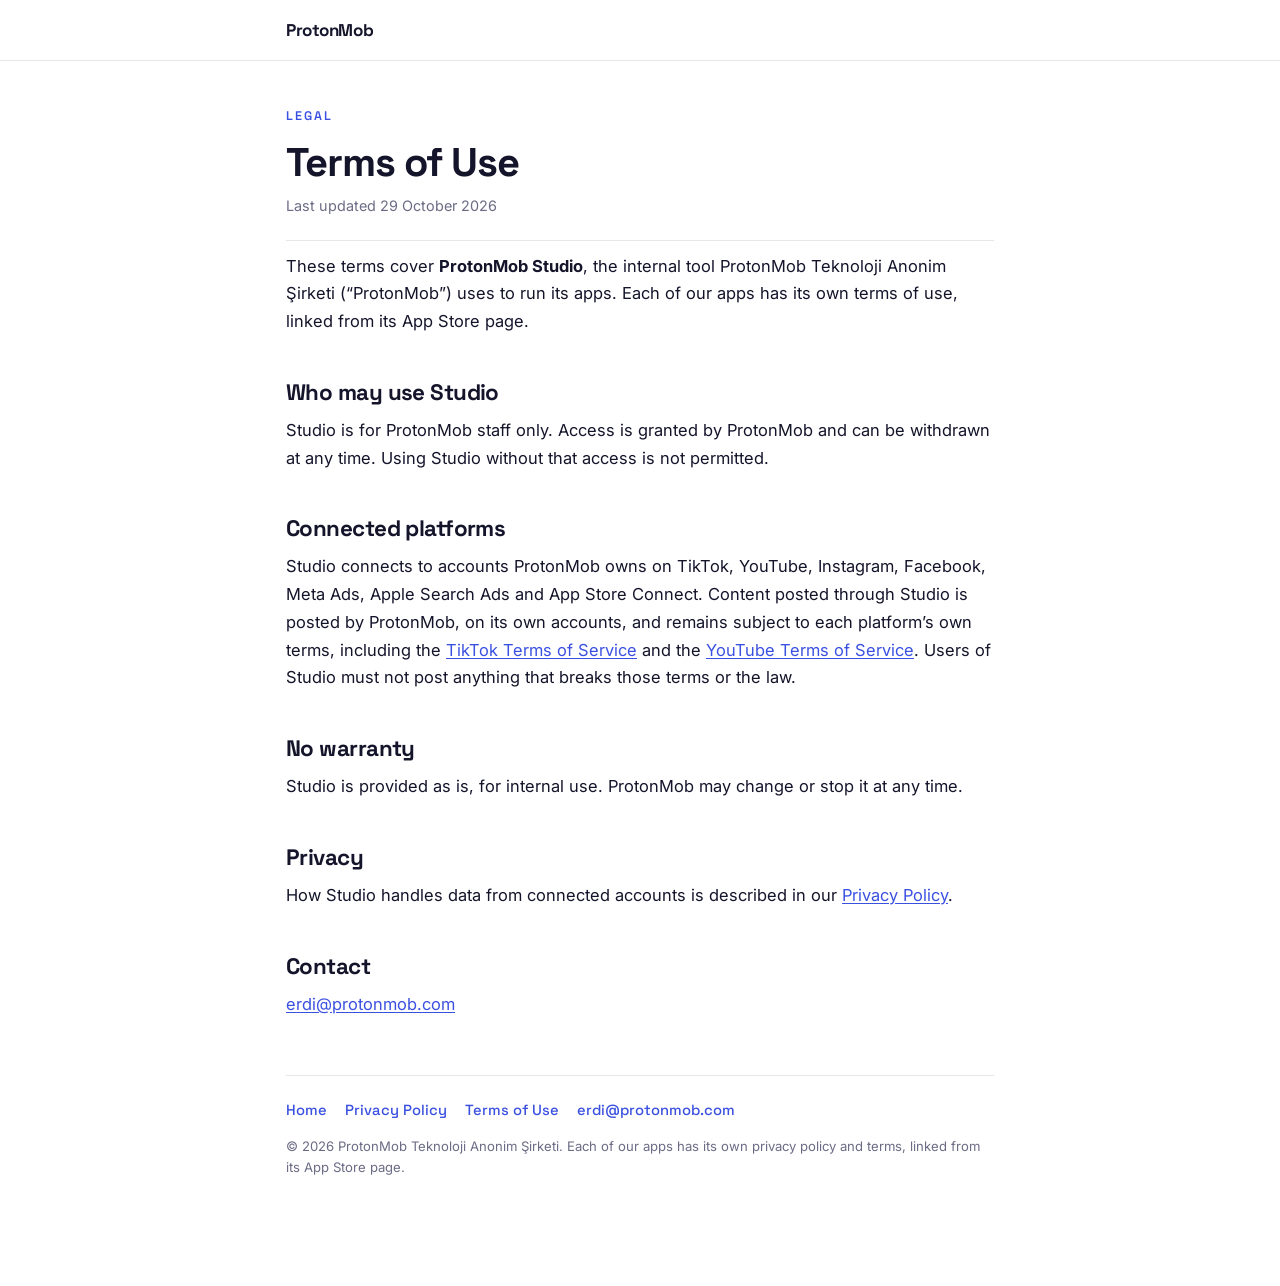
<file: terms/index.html>
<!doctype html>
<html lang="en">
<head>
<meta charset="utf-8">
<meta name="viewport" content="width=device-width, initial-scale=1">
<title>Terms of Use — ProtonMob</title>
<meta name="description" content="Terms for ProtonMob's internal tools.">
<link rel="canonical" href="https://protonmob.com/terms">
<meta property="og:title" content="Terms of Use — ProtonMob">
<meta property="og:description" content="Terms for ProtonMob's internal tools.">
<meta property="og:type" content="article">
<meta property="og:url" content="https://protonmob.com/terms">
<meta property="og:site_name" content="ProtonMob">
<link rel="preconnect" href="https://fonts.googleapis.com">
<link rel="preconnect" href="https://fonts.gstatic.com" crossorigin>
<link href="https://fonts.googleapis.com/css2?family=Space+Grotesk:wght@400;500;600;700&family=Inter:wght@400;500;600;700&display=swap" rel="stylesheet">
<link rel="stylesheet" href="/muslim/legal.css">
</head>
<body>

<div class="sitebar">
  <div class="in">
    <a class="home" href="/">ProtonMob</a>
  </div>
</div>

<div class="page">
<header class="doc">
  <span class="eyebrow">Legal</span>
  <h1>Terms of Use</h1>
  <p class="updated">Last updated 29 October 2026</p>
</header>

<p>These terms cover <strong>ProtonMob Studio</strong>, the internal tool ProtonMob Teknoloji Anonim Şirketi
(“ProtonMob”) uses to run its apps. Each of our apps has its own terms of use, linked from its App
Store page.</p>

<h2>Who may use Studio</h2>
<p>Studio is for ProtonMob staff only. Access is granted by ProtonMob and can be withdrawn at any time.
Using Studio without that access is not permitted.</p>

<h2>Connected platforms</h2>
<p>Studio connects to accounts ProtonMob owns on TikTok, YouTube, Instagram, Facebook, Meta Ads, Apple
Search Ads and App Store Connect. Content posted through Studio is posted by ProtonMob, on its own
accounts, and remains subject to each platform’s own terms, including the
<a href="https://www.tiktok.com/legal/terms-of-service" target="_blank" rel="noopener">TikTok Terms of Service</a> and the
<a href="https://www.youtube.com/t/terms" target="_blank" rel="noopener">YouTube Terms of Service</a>. Users of
Studio must not post anything that breaks those terms or the law.</p>

<h2>No warranty</h2>
<p>Studio is provided as is, for internal use. ProtonMob may change or stop it at any time.</p>

<h2>Privacy</h2>
<p>How Studio handles data from connected accounts is described in our
<a href="/privacy">Privacy Policy</a>.</p>

<h2>Contact</h2>
<p><a href="mailto:erdi@protonmob.com">erdi@protonmob.com</a></p>

<footer>
  <div class="flinks">
    <a href="/">Home</a>
    <a href="/privacy">Privacy Policy</a>
    <a href="/terms">Terms of Use</a>
    <a href="mailto:erdi@protonmob.com">erdi@protonmob.com</a>
  </div>
  <p class="fine">© 2026 ProtonMob Teknoloji Anonim Şirketi. Each of our apps has its own privacy policy and terms, linked from its App Store page.</p>
</footer>

</div>
</body>
</html>
</file>
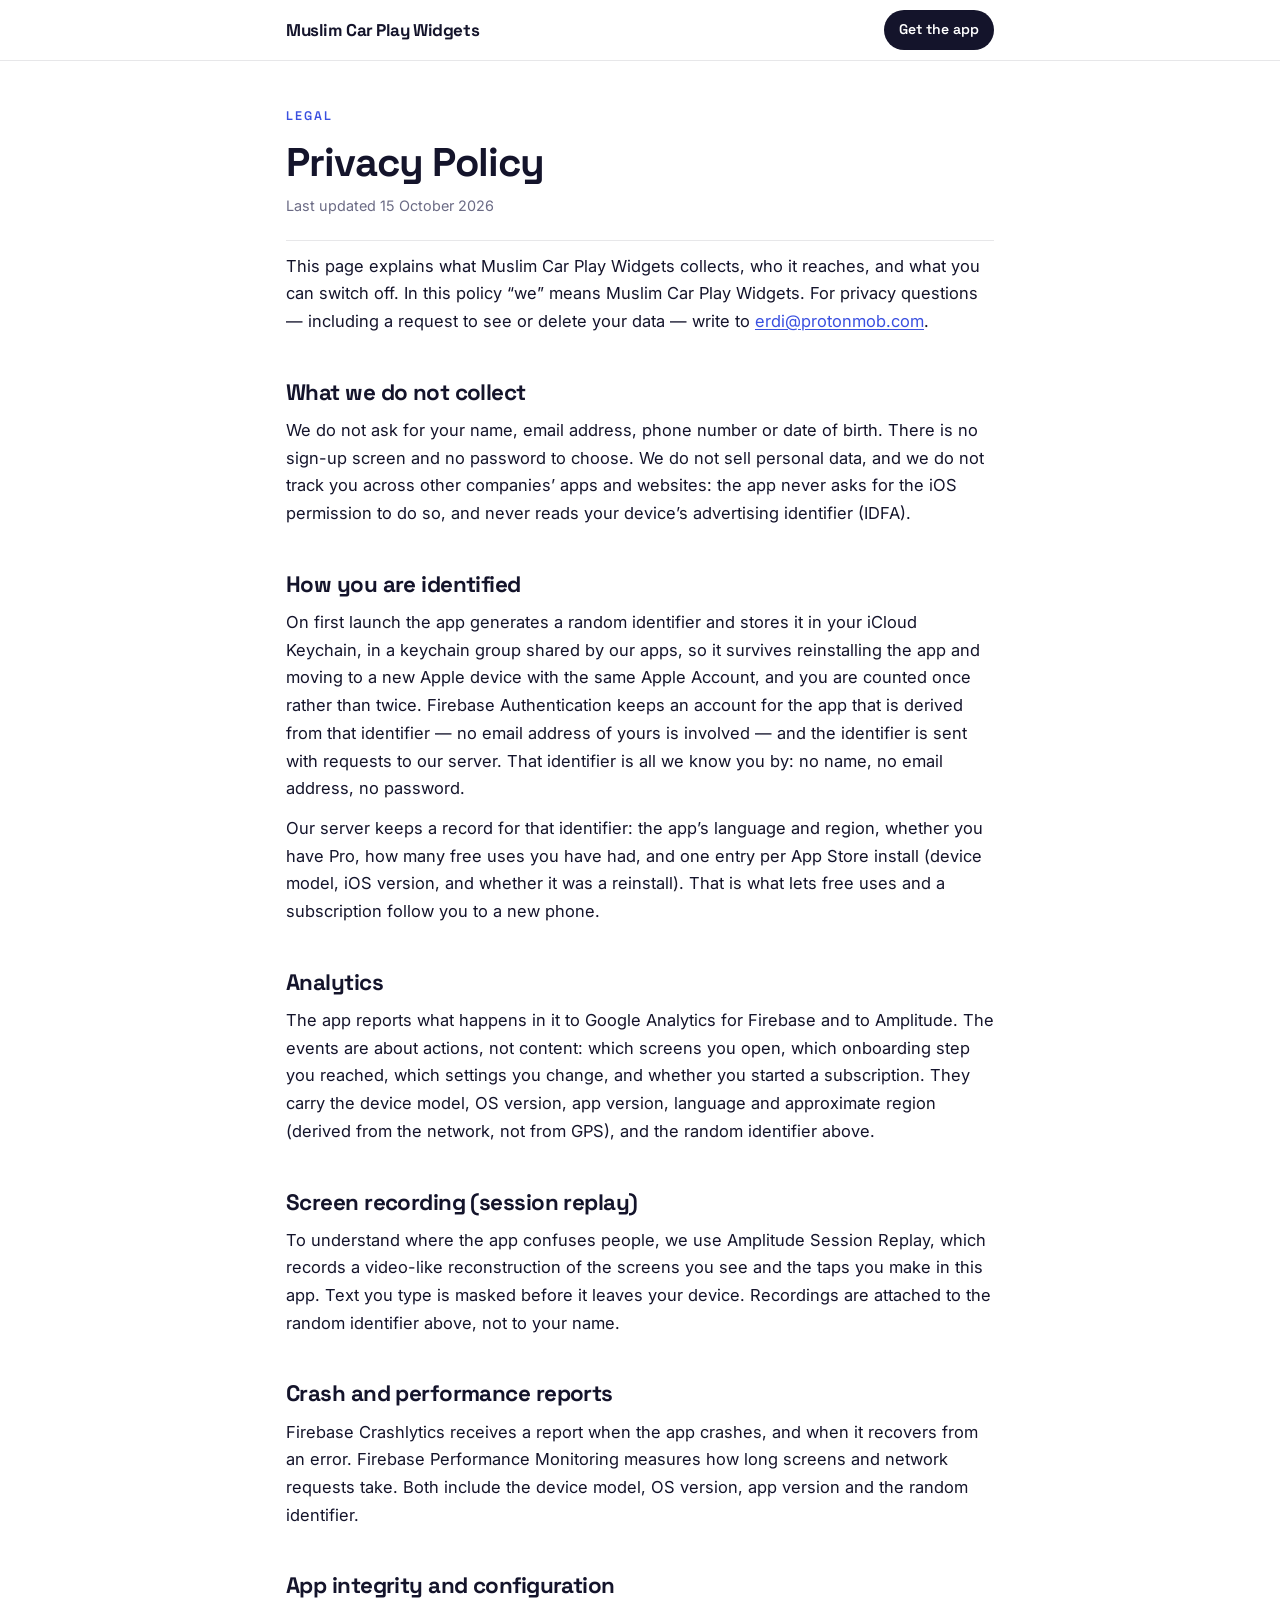
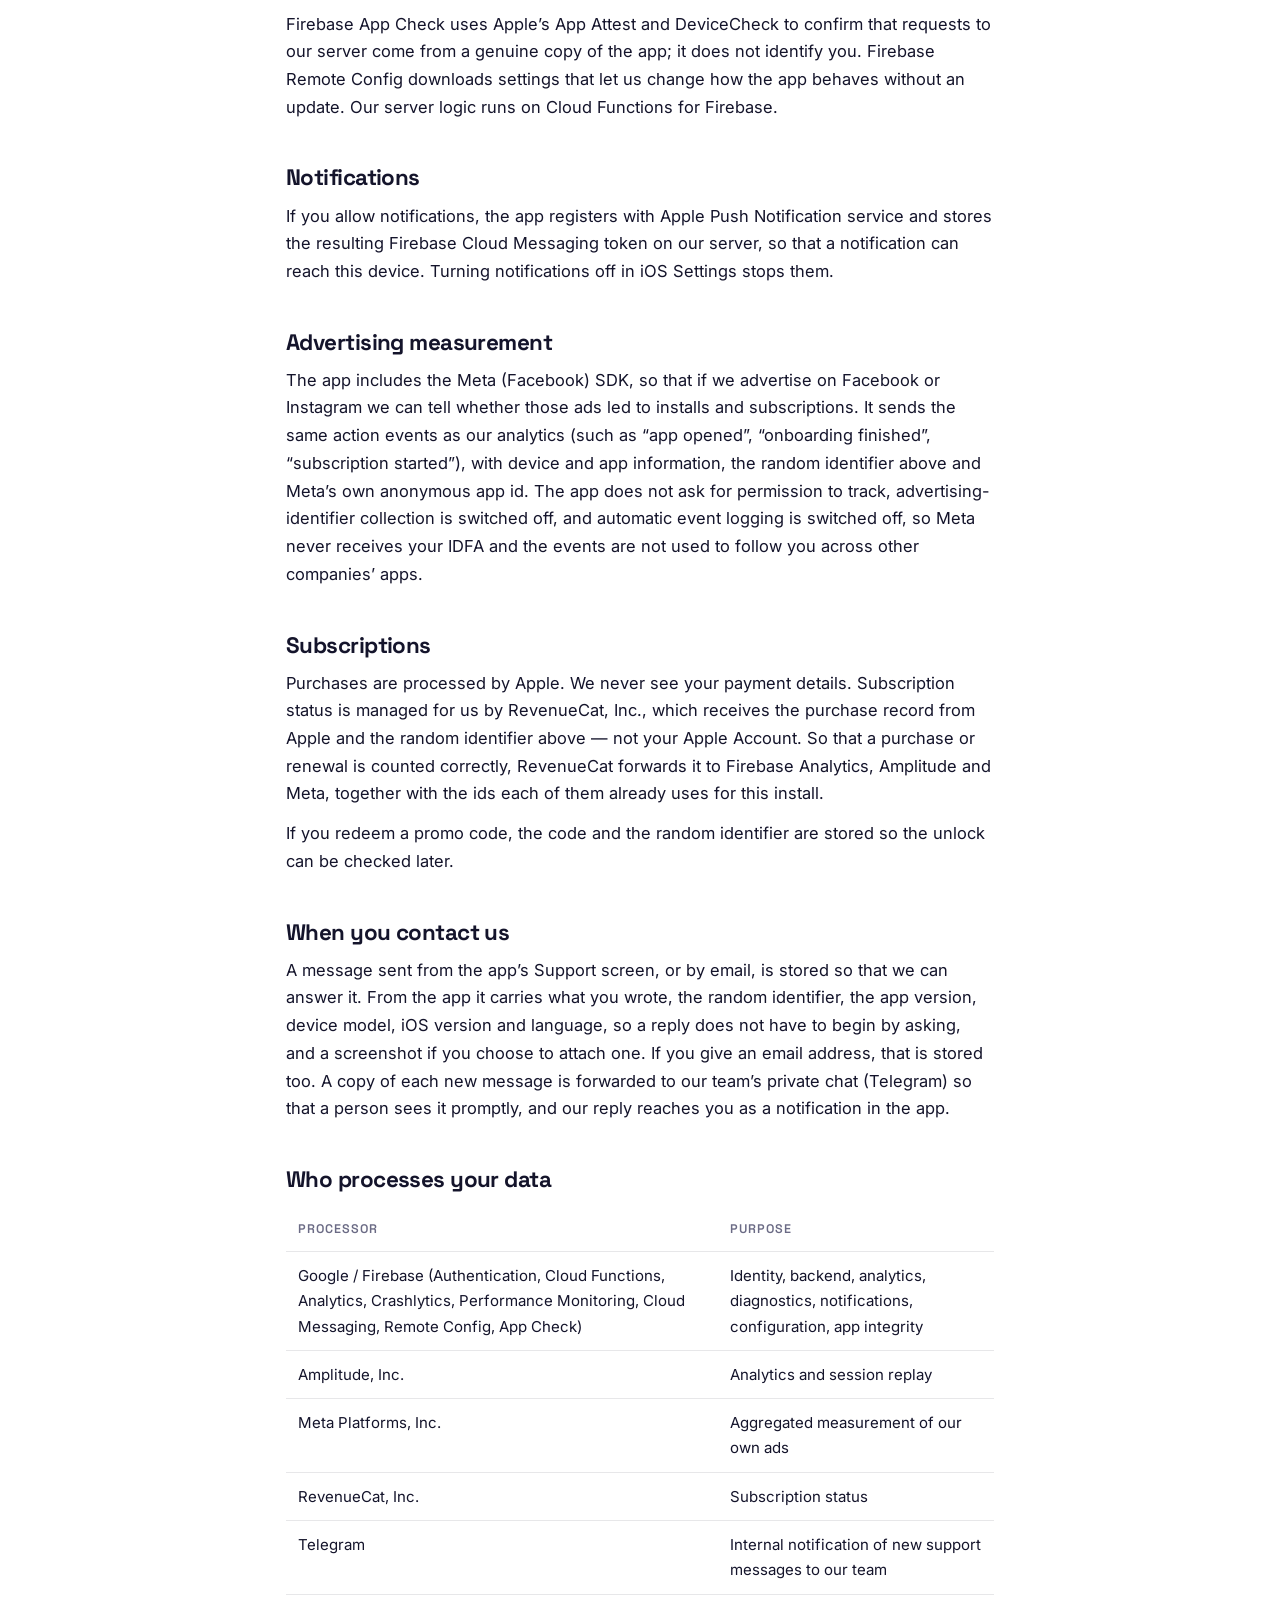
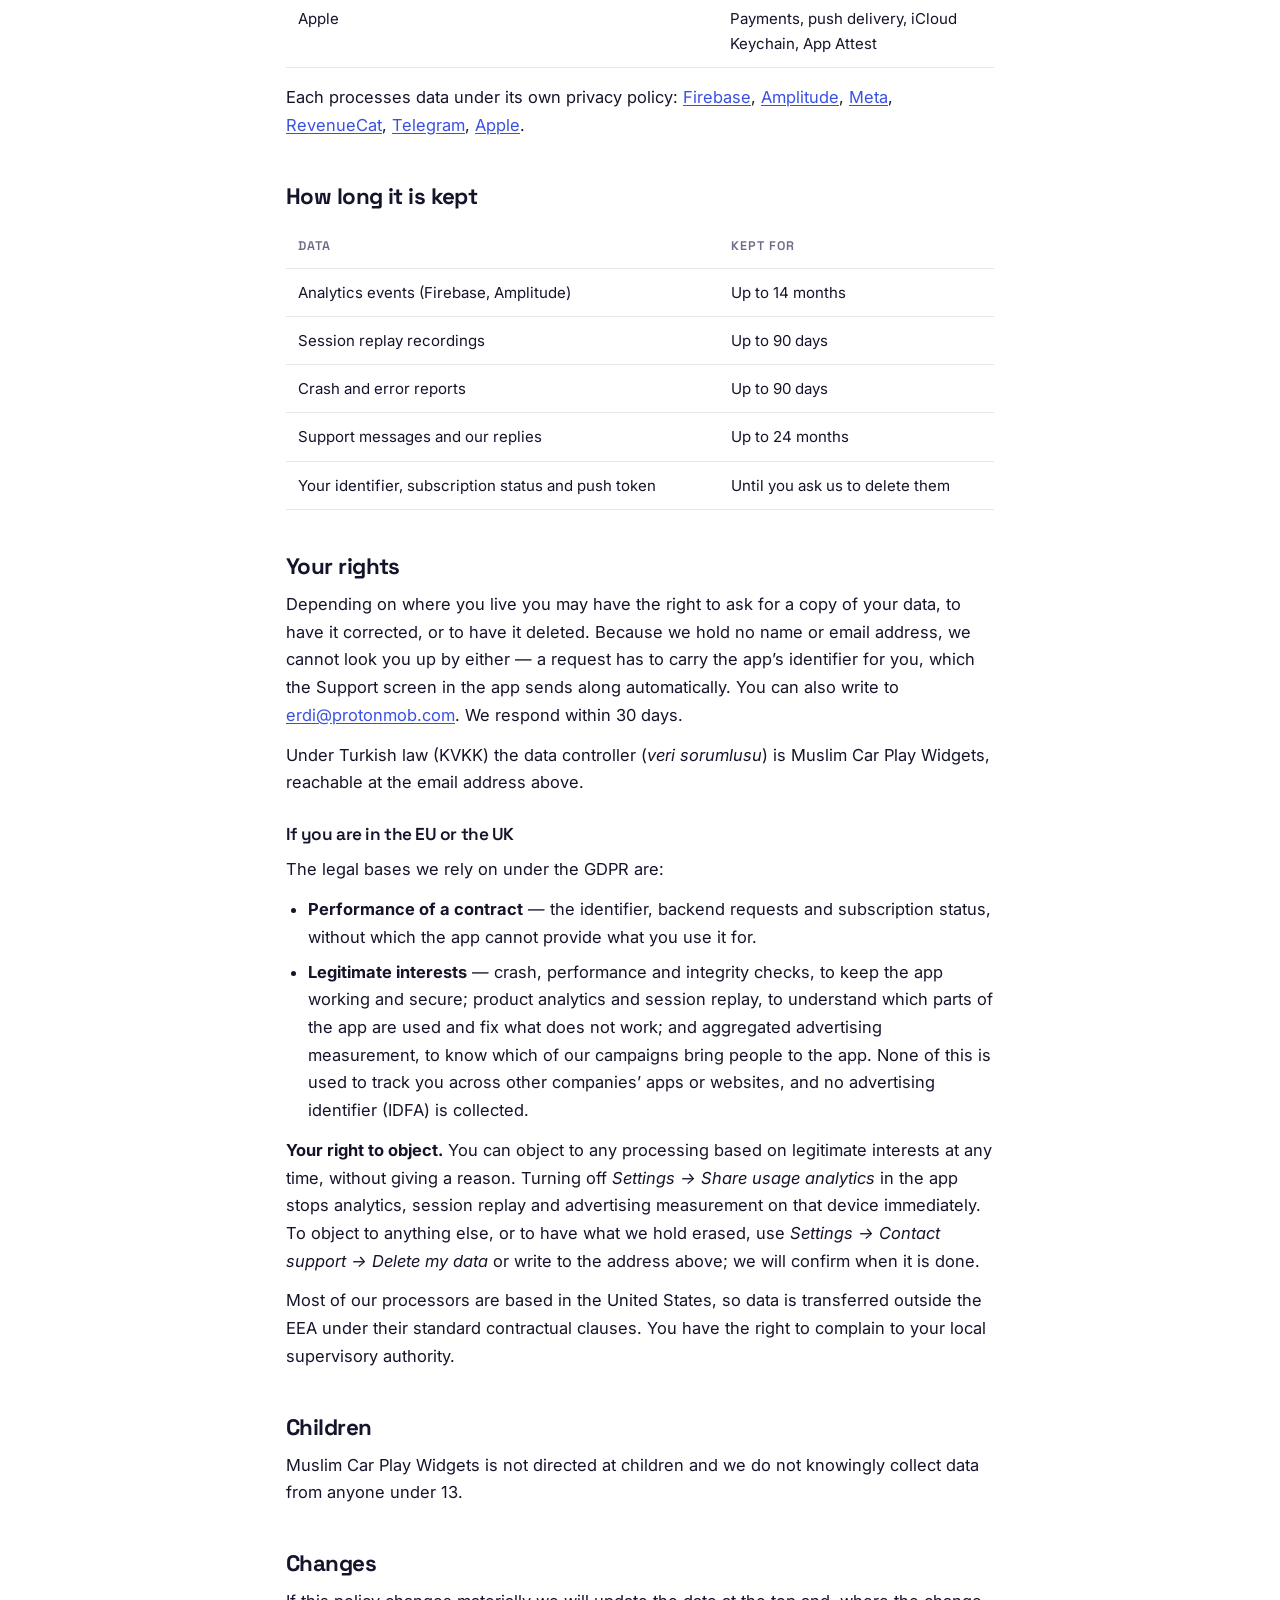
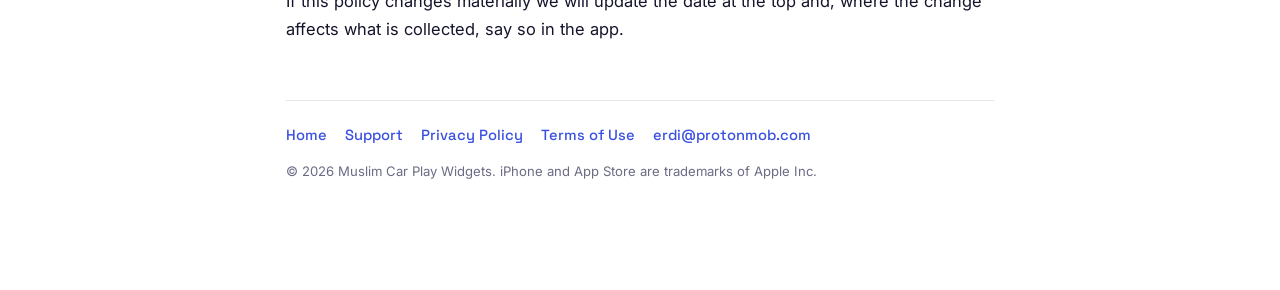
<file: muslim/privacy.html>
<!doctype html>
<html lang="en">
<head>
<meta charset="utf-8">
<meta name="viewport" content="width=device-width, initial-scale=1">
<title>Privacy Policy — Muslim Car Play Widgets</title>
<meta name="description" content="What Muslim Car Play Widgets collects, who processes it, and what you can switch off.">
<link rel="canonical" href="https://protonmob.com/muslim/privacy">
<meta property="og:title" content="Privacy Policy — Muslim Car Play Widgets">
<meta property="og:description" content="What Muslim Car Play Widgets collects, who processes it, and what you can switch off.">
<meta property="og:type" content="article">
<meta property="og:url" content="https://protonmob.com/muslim/privacy">
<meta property="og:site_name" content="Muslim Car Play Widgets">
<meta name="twitter:card" content="summary_large_image">
<meta name="theme-color" content="#0E7C6B">
<link rel="preconnect" href="https://fonts.googleapis.com">
<link rel="preconnect" href="https://fonts.gstatic.com" crossorigin>
<link href="https://fonts.googleapis.com/css2?family=Space+Grotesk:wght@400;500;600;700&family=Inter:wght@400;500;600;700&display=swap" rel="stylesheet">
<link rel="stylesheet" href="/muslim/legal.css">
</head>
<body>

<div class="sitebar">
  <div class="in">
    <a class="home" href="/">Muslim Car Play Widgets</a>
    <a class="get" href="https://apps.apple.com/app/id6823049628" target="_blank" rel="noopener">Get the app</a>
  </div>
</div>

<div class="page">
<header class="doc">
  <span class="eyebrow">Legal</span>
  <h1>Privacy Policy</h1>
  <p class="updated">Last updated 15 October 2026</p>
</header>

<!-- Template text. Before publishing: check every row below against what this
     app actually ships (SDKs, events, retention settings in each console), set
     the date above, and keep it in step with the App Privacy answers in App
     Store Connect. -->

<p>This page explains what Muslim Car Play Widgets collects, who it reaches, and what you can switch
off. In this policy “we” means Muslim Car Play Widgets. For privacy questions — including a request to see
or delete your data — write to <a href="mailto:erdi@protonmob.com">erdi@protonmob.com</a>.</p>

<h2>What we do not collect</h2>
<p>We do not ask for your name, email address, phone number or date of birth. There is no
sign-up screen and no password to choose. We do not sell personal data, and we do not track
you across other companies’ apps and websites: the app never asks for the iOS permission to
do so, and never reads your device’s advertising identifier (IDFA).</p>

<h2>How you are identified</h2>
<p>On first launch the app generates a random identifier and stores it in your iCloud
Keychain, in a keychain group shared by our apps, so it survives reinstalling the app and
moving to a new Apple device with the same Apple Account, and you are counted once rather
than twice. Firebase Authentication keeps an account for the app that is derived from that
identifier — no email address of yours is involved — and the identifier is sent with requests
to our server. That identifier is all we know you by: no name, no email address, no
password.</p>

<p>Our server keeps a record for that identifier: the app’s language and region, whether you
have Pro, how many free uses you have had, and one entry per App Store install (device model,
iOS version, and whether it was a reinstall). That is what lets free uses and a subscription
follow you to a new phone.</p>

<h2>Analytics</h2>
<p>The app reports what happens in it to Google Analytics for Firebase and to Amplitude. The
events are about actions, not content: which screens you open, which onboarding step you
reached, which settings you change, and whether you started a subscription. They carry the
device model, OS version, app version, language and approximate region (derived from the
network, not from GPS), and the random identifier above.</p>

<h2>Screen recording (session replay)</h2>
<p>To understand where the app confuses people, we use Amplitude Session Replay, which
records a video-like reconstruction of the screens you see and the taps you make in this app.
Text you type is masked before it leaves your device. Recordings are attached to the random
identifier above, not to your name.</p>

<h2>Crash and performance reports</h2>
<p>Firebase Crashlytics receives a report when the app crashes, and when it recovers from an
error. Firebase Performance Monitoring measures how long screens and network requests take.
Both include the device model, OS version, app version and the random identifier.</p>

<h2>App integrity and configuration</h2>
<p>Firebase App Check uses Apple’s App Attest and DeviceCheck to confirm that requests to our
server come from a genuine copy of the app; it does not identify you. Firebase Remote Config
downloads settings that let us change how the app behaves without an update. Our server
logic runs on Cloud Functions for Firebase.</p>

<h2>Notifications</h2>
<p>If you allow notifications, the app registers with Apple Push Notification service and
stores the resulting Firebase Cloud Messaging token on our server, so that a notification can
reach this device. Turning notifications off in iOS Settings stops them.</p>

<h2>Advertising measurement</h2>
<p>The app includes the Meta (Facebook) SDK, so that if we advertise on Facebook or Instagram
we can tell whether those ads led to installs and subscriptions. It sends the same action
events as our analytics (such as “app opened”, “onboarding finished”, “subscription
started”), with device and app information, the random identifier above and Meta’s own
anonymous app id. The app does not ask for permission to track, advertising-identifier
collection is switched off, and automatic event logging is switched off, so Meta never
receives your IDFA and the events are not used to follow you across other companies’ apps.</p>

<h2>Subscriptions</h2>
<p>Purchases are processed by Apple. We never see your payment details. Subscription status
is managed for us by RevenueCat, Inc., which receives the purchase record from Apple and the
random identifier above — not your Apple Account. So that a purchase or renewal is counted
correctly, RevenueCat forwards it to Firebase Analytics, Amplitude and Meta, together with
the ids each of them already uses for this install.</p>

<p>If you redeem a promo code, the code and the random identifier are stored so the unlock
can be checked later.</p>

<h2>When you contact us</h2>
<p>A message sent from the app’s Support screen, or by email, is stored so that we can answer
it. From the app it carries what you wrote, the random identifier, the app version, device
model, iOS version and language, so a reply does not have to begin by asking, and a screenshot
if you choose to attach one. If you give an email address, that is stored too. A copy of each
new message is forwarded to our team’s private chat (Telegram) so that a person sees it
promptly, and our reply reaches you as a notification in the app.</p>

<h2>Who processes your data</h2>
<div class="wrap">
<table>
  <tr><th>Processor</th><th>Purpose</th></tr>
  <tr><td>Google / Firebase (Authentication, Cloud Functions, Analytics, Crashlytics, Performance Monitoring, Cloud Messaging, Remote Config, App Check)</td><td>Identity, backend, analytics, diagnostics, notifications, configuration, app integrity</td></tr>
  <tr><td>Amplitude, Inc.</td><td>Analytics and session replay</td></tr>
  <tr><td>Meta Platforms, Inc.</td><td>Aggregated measurement of our own ads</td></tr>
  <tr><td>RevenueCat, Inc.</td><td>Subscription status</td></tr>
  <tr><td>Telegram</td><td>Internal notification of new support messages to our team</td></tr>
  <tr><td>Apple</td><td>Payments, push delivery, iCloud Keychain, App Attest</td></tr>
</table>
</div>
<p>Each processes data under its own privacy policy:
<a href="https://firebase.google.com/support/privacy" rel="noopener">Firebase</a>,
<a href="https://amplitude.com/privacy" rel="noopener">Amplitude</a>,
<a href="https://www.facebook.com/privacy/policy/" rel="noopener">Meta</a>,
<a href="https://www.revenuecat.com/privacy" rel="noopener">RevenueCat</a>,
<a href="https://telegram.org/privacy" rel="noopener">Telegram</a>,
<a href="https://www.apple.com/legal/privacy/" rel="noopener">Apple</a>.</p>

<h2>How long it is kept</h2>
<!-- Match these to the retention configured in each console. -->
<div class="wrap">
<table>
  <tr><th>Data</th><th>Kept for</th></tr>
  <tr><td>Analytics events (Firebase, Amplitude)</td><td>Up to 14 months</td></tr>
  <tr><td>Session replay recordings</td><td>Up to 90 days</td></tr>
  <tr><td>Crash and error reports</td><td>Up to 90 days</td></tr>
  <tr><td>Support messages and our replies</td><td>Up to 24 months</td></tr>
  <tr><td>Your identifier, subscription status and push token</td><td>Until you ask us to delete them</td></tr>
</table>
</div>

<h2>Your rights</h2>
<p>Depending on where you live you may have the right to ask for a copy of your data, to have
it corrected, or to have it deleted. Because we hold no name or email address, we cannot look
you up by either — a request has to carry the app’s identifier for you, which the Support
screen in the app sends along automatically. You can also write to
<a href="mailto:erdi@protonmob.com">erdi@protonmob.com</a>. We respond within 30 days.</p>

<p>Under Turkish law (KVKK) the data controller (<em>veri sorumlusu</em>) is Muslim Car Play Widgets,
reachable at the email address above.</p>

<h3>If you are in the EU or the UK</h3>
<p>The legal bases we rely on under the GDPR are:</p>
<ul>
  <li><strong>Performance of a contract</strong> — the identifier, backend requests and
      subscription status, without which the app cannot provide what you use it for.</li>
  <li><strong>Legitimate interests</strong> — crash, performance and integrity checks, to keep
      the app working and secure; product analytics and session replay, to understand which
      parts of the app are used and fix what does not work; and aggregated advertising
      measurement, to know which of our campaigns bring people to the app. None of this is used
      to track you across other companies’ apps or websites, and no advertising identifier
      (IDFA) is collected.</li>
</ul>
<p><strong>Your right to object.</strong> You can object to any processing based on legitimate
interests at any time, without giving a reason. Turning off <em>Settings → Share usage analytics</em>
in the app stops analytics, session replay and advertising measurement on that device
immediately. To object to anything else, or to have what we hold erased, use
<em>Settings → Contact support → Delete my data</em> or write to the address above; we will
confirm when it is done.</p>
<p>Most of our processors are based in the United States, so data is transferred outside the
EEA under their standard contractual clauses. You have the right to complain to your local supervisory
authority.</p>

<h2>Children</h2>
<p>Muslim Car Play Widgets is not directed at children and we do not knowingly collect data from anyone
under 13.</p>

<h2>Changes</h2>
<p>If this policy changes materially we will update the date at the top and, where the change
affects what is collected, say so in the app.</p>

<footer>
  <div class="flinks">
    <a href="/">Home</a>
    <a href="/muslim/support">Support</a>
    <a href="/muslim/privacy">Privacy Policy</a>
    <a href="/muslim/terms">Terms of Use</a>
    <a href="mailto:erdi@protonmob.com">erdi@protonmob.com</a>
  </div>
  <p class="fine">© 2026 Muslim Car Play Widgets. iPhone and App Store are trademarks of Apple Inc.</p>
</footer>

</div>
</body>
</html>
</file>
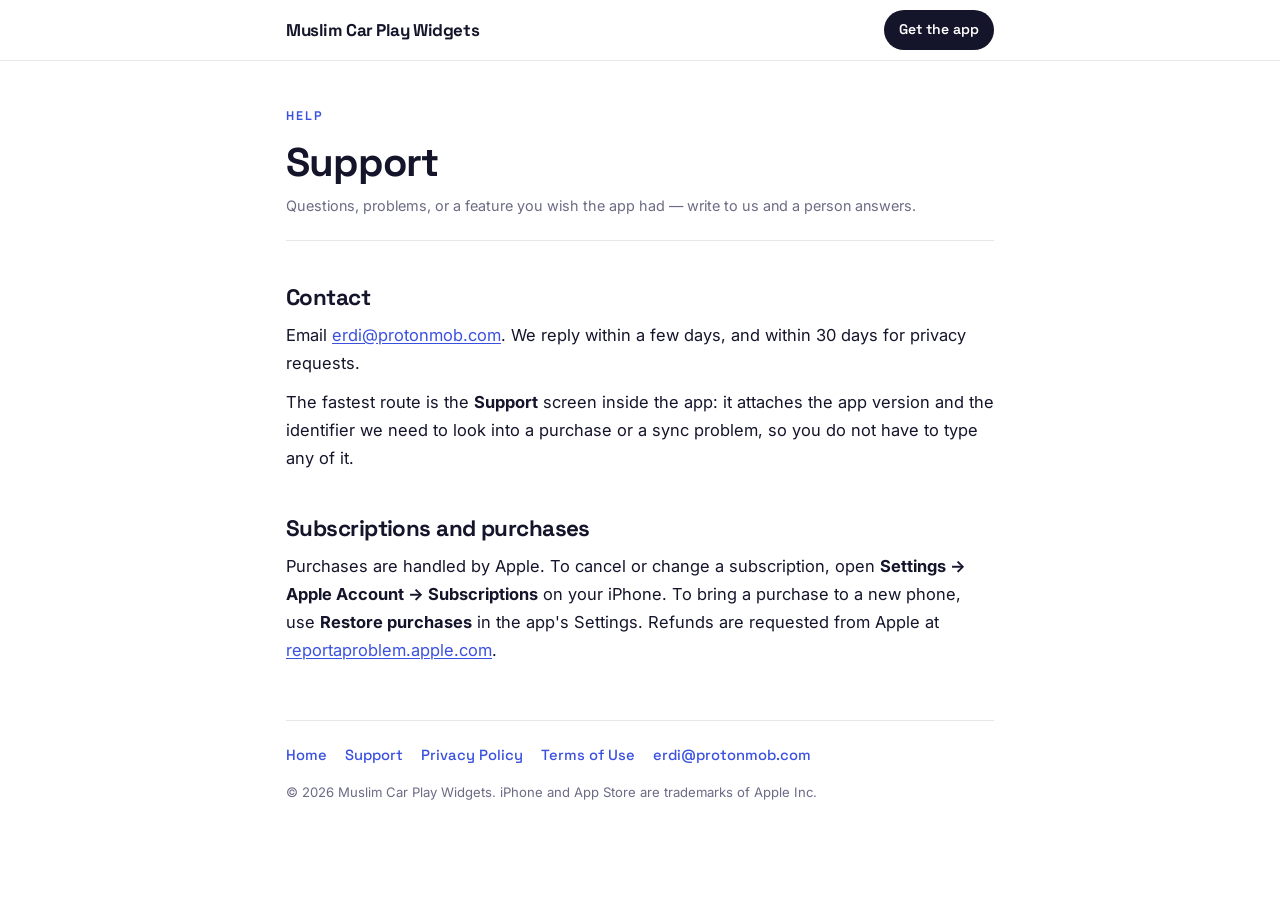
<file: muslim/support.html>
<!doctype html>
<html lang="en">
<head>
<meta charset="utf-8">
<meta name="viewport" content="width=device-width, initial-scale=1">
<title>Support — Muslim Car Play Widgets</title>
<meta name="description" content="How to reach the Muslim Car Play Widgets team.">
<link rel="canonical" href="https://protonmob.com/muslim/support">
<meta property="og:title" content="Support — Muslim Car Play Widgets">
<meta property="og:description" content="How to reach the Muslim Car Play Widgets team.">
<meta property="og:type" content="website">
<meta property="og:url" content="https://protonmob.com/muslim/support">
<meta property="og:site_name" content="Muslim Car Play Widgets">
<meta name="theme-color" content="#0E7C6B">
<link rel="preconnect" href="https://fonts.googleapis.com">
<link rel="preconnect" href="https://fonts.gstatic.com" crossorigin>
<link href="https://fonts.googleapis.com/css2?family=Space+Grotesk:wght@400;500;600;700&family=Inter:wght@400;500;600;700&display=swap" rel="stylesheet">
<link rel="stylesheet" href="/muslim/legal.css">
</head>
<body>

<div class="sitebar">
  <div class="in">
    <a class="home" href="/">Muslim Car Play Widgets</a>
    <a class="get" href="https://apps.apple.com/app/id6823049628" target="_blank" rel="noopener">Get the app</a>
  </div>
</div>

<div class="page">
<header class="doc">
  <span class="eyebrow">Help</span>
  <h1>Support</h1>
  <p class="updated">Questions, problems, or a feature you wish the app had — write to us and a person answers.</p>
</header>

<h2>Contact</h2>
<p>Email <a href="mailto:erdi@protonmob.com">erdi@protonmob.com</a>. We reply within a few days, and within 30 days for privacy requests.</p>
<p>The fastest route is the <strong>Support</strong> screen inside the app: it attaches the app version and the identifier we need to look into a purchase or a sync problem, so you do not have to type any of it.</p>

<h2>Subscriptions and purchases</h2>
<p>Purchases are handled by Apple. To cancel or change a subscription, open <strong>Settings → Apple Account → Subscriptions</strong> on your iPhone. To bring a purchase to a new phone, use <strong>Restore purchases</strong> in the app's Settings. Refunds are requested from Apple at <a href="https://reportaproblem.apple.com" target="_blank" rel="noopener">reportaproblem.apple.com</a>.</p>

<footer>
  <div class="flinks">
    <a href="/">Home</a>
    <a href="/muslim/support">Support</a>
    <a href="/muslim/privacy">Privacy Policy</a>
    <a href="/muslim/terms">Terms of Use</a>
    <a href="mailto:erdi@protonmob.com">erdi@protonmob.com</a>
  </div>
  <p class="fine">© 2026 Muslim Car Play Widgets. iPhone and App Store are trademarks of Apple Inc.</p>
</footer>

</div>
</body>
</html>
</file>
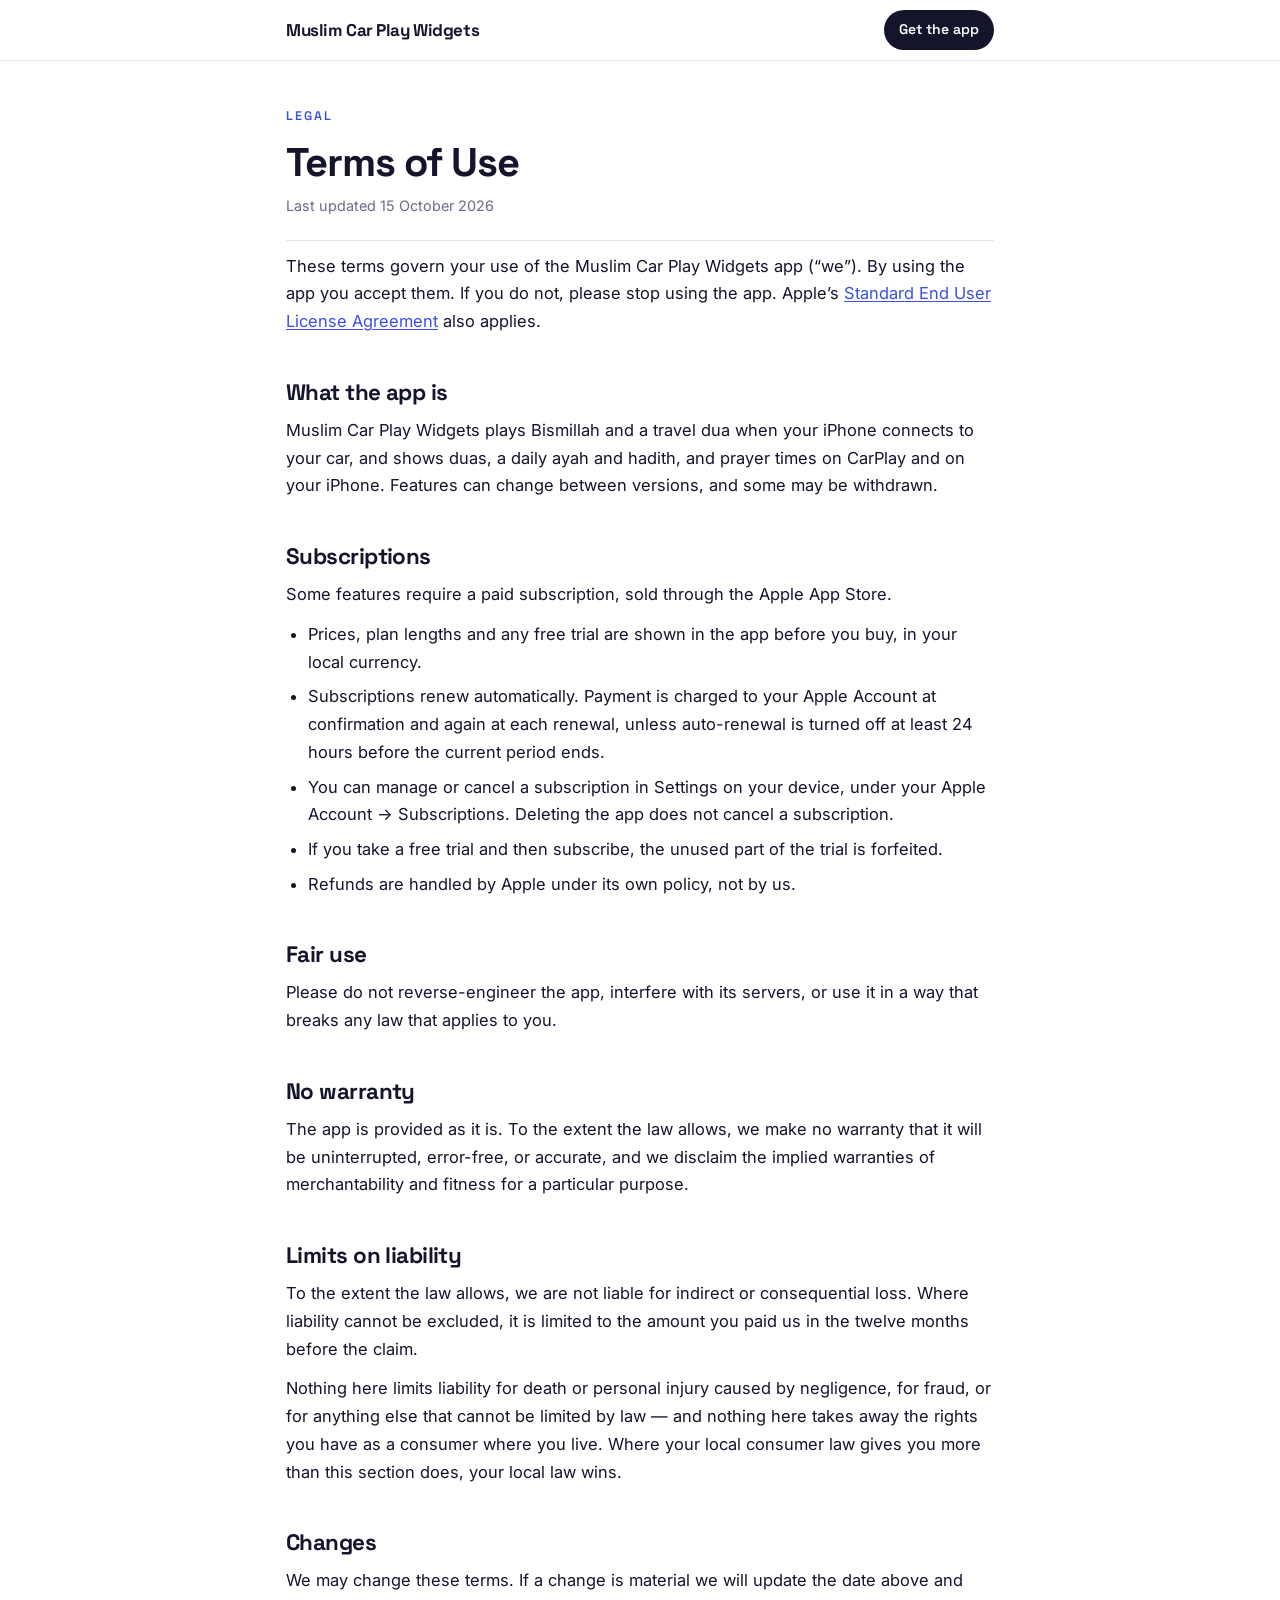
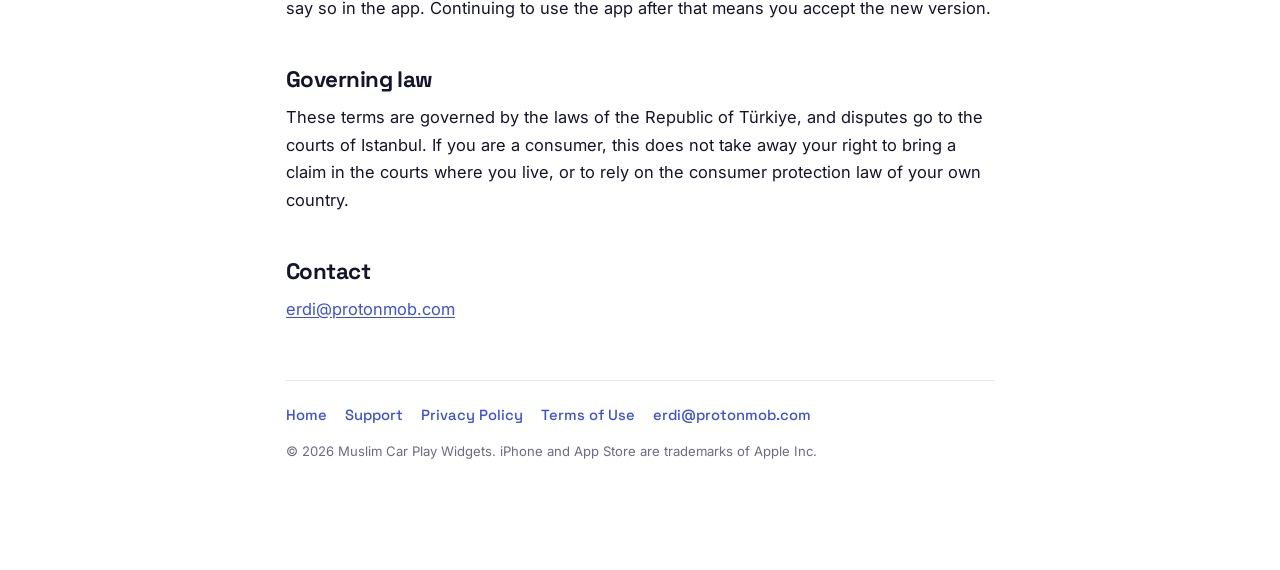
<file: muslim/terms.html>
<!doctype html>
<html lang="en">
<head>
<meta charset="utf-8">
<meta name="viewport" content="width=device-width, initial-scale=1">
<title>Terms of Use — Muslim Car Play Widgets</title>
<meta name="description" content="The terms that govern use of the Muslim Car Play Widgets app for iPhone, including subscription terms and limits of liability.">
<link rel="canonical" href="https://protonmob.com/muslim/terms">
<meta property="og:title" content="Terms of Use — Muslim Car Play Widgets">
<meta property="og:description" content="The terms that govern use of the Muslim Car Play Widgets app for iPhone, including subscription terms and limits of liability.">
<meta property="og:type" content="article">
<meta property="og:url" content="https://protonmob.com/muslim/terms">
<meta property="og:site_name" content="Muslim Car Play Widgets">
<meta name="twitter:card" content="summary_large_image">
<meta name="theme-color" content="#0E7C6B">
<link rel="preconnect" href="https://fonts.googleapis.com">
<link rel="preconnect" href="https://fonts.gstatic.com" crossorigin>
<link href="https://fonts.googleapis.com/css2?family=Space+Grotesk:wght@400;500;600;700&family=Inter:wght@400;500;600;700&display=swap" rel="stylesheet">
<link rel="stylesheet" href="/muslim/legal.css">
</head>
<body>

<div class="sitebar">
  <div class="in">
    <a class="home" href="/">Muslim Car Play Widgets</a>
    <a class="get" href="https://apps.apple.com/app/id6823049628" target="_blank" rel="noopener">Get the app</a>
  </div>
</div>

<div class="page">
<header class="doc">
  <span class="eyebrow">Legal</span>
  <h1>Terms of Use</h1>
  <p class="updated">Last updated 15 October 2026</p>
</header>

<p>These terms govern your use of the Muslim Car Play Widgets app (“we”). By using the app you accept
them. If you do not, please stop using the app. Apple’s
<a href="https://www.apple.com/legal/internet-services/itunes/dev/stdeula/" rel="noopener">Standard
End User License Agreement</a> also applies.</p>

<h2>What the app is</h2>
<p>Muslim Car Play Widgets plays Bismillah and a travel dua when your iPhone connects to your car, and
shows duas, a daily ayah and hadith, and prayer times on CarPlay and on your iPhone. Features can change
between versions, and some may be withdrawn.</p>

<h2>Subscriptions</h2>
<p>Some features require a paid subscription, sold through the Apple App Store.</p>
<ul>
  <li>Prices, plan lengths and any free trial are shown in the app before you buy, in your
      local currency.</li>
  <li>Subscriptions renew automatically. Payment is charged to your Apple Account at
      confirmation and again at each renewal, unless auto-renewal is turned off at least 24
      hours before the current period ends.</li>
  <li>You can manage or cancel a subscription in Settings on your device, under your Apple
      Account → Subscriptions. Deleting the app does not cancel a subscription.</li>
  <li>If you take a free trial and then subscribe, the unused part of the trial is forfeited.</li>
  <li>Refunds are handled by Apple under its own policy, not by us.</li>
</ul>

<h2>Fair use</h2>
<p>Please do not reverse-engineer the app, interfere with its servers, or use it in a way that
breaks any law that applies to you.</p>

<h2>No warranty</h2>
<p>The app is provided as it is. To the extent the law allows, we make no warranty that it
will be uninterrupted, error-free, or accurate, and we disclaim the implied warranties of
merchantability and fitness for a particular purpose.</p>

<h2>Limits on liability</h2>
<p>To the extent the law allows, we are not liable for indirect or consequential loss. Where
liability cannot be excluded, it is limited to the amount you paid us in the twelve months
before the claim.</p>
<p>Nothing here limits liability for death or personal injury caused by negligence, for fraud,
or for anything else that cannot be limited by law — and nothing here takes away the rights
you have as a consumer where you live. Where your local consumer law gives you more than this
section does, your local law wins.</p>

<h2>Changes</h2>
<p>We may change these terms. If a change is material we will update the date above and say so
in the app. Continuing to use the app after that means you accept the new version.</p>

<h2>Governing law</h2>
<p>These terms are governed by the laws of the Republic of Türkiye, and disputes go to the
courts of Istanbul. If you are a consumer, this does not take away your right to bring a claim
in the courts where you live, or to rely on the consumer protection law of your own
country.</p>

<h2>Contact</h2>
<p><a href="mailto:erdi@protonmob.com">erdi@protonmob.com</a></p>

<footer>
  <div class="flinks">
    <a href="/">Home</a>
    <a href="/muslim/support">Support</a>
    <a href="/muslim/privacy">Privacy Policy</a>
    <a href="/muslim/terms">Terms of Use</a>
    <a href="mailto:erdi@protonmob.com">erdi@protonmob.com</a>
  </div>
  <p class="fine">© 2026 Muslim Car Play Widgets. iPhone and App Store are trademarks of Apple Inc.</p>
</footer>

</div>
</body>
</html>
</file>
<file: muslim/legal.css>
/* Shared stylesheet for every page on the site: the landing page and the prose
 * pages (privacy, terms, support). One set of tokens and two typefaces so the
 * site reads as one thing; prose pages use a single measured column.
 *
 * Keep --brand / --paper / --lav in step with the app's design system and with
 * scripts/og_image.swift, so the share card sits on the same ground. */
:root {
  --brand: #4C6FFF;
  --brand-deep: #3A50E0;
  --brand-bright: #7189FF;
  --brand-soft: #E7ECFF;

  --ink: #14142B;
  --ink2: #3A3A55;
  --muted: #6B6B85;
  --rule: rgba(20, 20, 43, 0.1);
  --bg: #FFFFFF;
  --paper: #F4F6FF;
  --lav: #E9EDFC;

  --note-bg: #FFF6E5;
  --note-ink: #7A4B00;

  --display: "Space Grotesk", -apple-system, BlinkMacSystemFont, system-ui, sans-serif;
  --body: "Inter", -apple-system, BlinkMacSystemFont, system-ui, sans-serif;
}
@media (prefers-color-scheme: dark) {
  :root {
    --ink: #F2F2F8;
    --ink2: #C9C9DA;
    --muted: #9A9AB2;
    --rule: rgba(242, 242, 248, 0.12);
    --bg: #0C0C18;
    --paper: #15152A;
    --lav: #1B1B32;
    --brand-deep: #8FA2FF;
    --brand-soft: #23264A;
    --note-bg: #2E2410;
    --note-ink: #F2D39A;
  }
}
* { box-sizing: border-box; }
body {
  margin: 0;
  background: var(--bg);
  color: var(--ink);
  font-family: var(--body);
  font-size: 16.5px;
  line-height: 1.68;
  -webkit-font-smoothing: antialiased;
}
.page { max-width: 47rem; margin: 0 auto; padding: 0 22px 96px; }
a { color: var(--brand-deep); text-underline-offset: 2px; }
a:hover { color: var(--brand); }
img { max-width: 100%; height: auto; display: block; }

/* ── Site bar, so a prose page is never a dead end ── */
.sitebar {
  position: sticky; top: 0; z-index: 20;
  background: color-mix(in srgb, var(--bg) 84%, transparent);
  backdrop-filter: saturate(180%) blur(16px);
  -webkit-backdrop-filter: saturate(180%) blur(16px);
  border-bottom: 1px solid var(--rule);
}
.sitebar .in {
  max-width: 47rem; margin: 0 auto; padding: 0 22px;
  height: 60px; display: flex; align-items: center; justify-content: space-between; gap: 16px;
}
.sitebar .home {
  display: flex; align-items: center; gap: 9px; text-decoration: none; color: var(--ink);
  font-family: var(--display); font-weight: 700; font-size: 17px; letter-spacing: -.025em; white-space: nowrap;
}
.sitebar .home img { width: 26px; height: 26px; border-radius: 8px; border: 1px solid var(--rule); }
.sitebar .right { display: flex; align-items: center; gap: 10px; }
.sitebar .get {
  font-family: var(--display); font-weight: 600; font-size: 14px;
  background: var(--ink); color: var(--bg); text-decoration: none;
  padding: 8px 15px; border-radius: 100px; white-space: nowrap;
}
.sitebar .get:hover { opacity: .88; color: var(--bg); }

/* ── Language menu (index.html, driven by i18n.js) ── */
.langsel { position: relative; }
.langbtn {
  display: inline-flex; align-items: center; gap: 7px; border: none; cursor: pointer;
  background: var(--lav); color: var(--ink); border-radius: 100px; padding: 8px 13px;
  font-family: var(--display); font-weight: 500; font-size: 14px;
}
.langmenu {
  position: absolute; top: calc(100% + 8px); right: 0; display: none; z-index: 60;
  background: var(--bg); border: 1px solid var(--rule); border-radius: 14px; padding: 6px; min-width: 160px;
  box-shadow: 0 24px 56px -18px rgba(24, 28, 80, .4);
}
.langsel.open .langmenu { display: block; }
.langmenu button {
  display: block; width: 100%; text-align: left; border: none; background: none; cursor: pointer;
  font-family: var(--display); font-size: 14.5px; color: var(--ink2); padding: 9px 12px; border-radius: 9px;
}
.langmenu button:hover { background: var(--lav); }
.langmenu button.active { color: var(--brand-deep); background: var(--brand-soft); }

/* ── Header ── */
header.doc { border-bottom: 1px solid var(--rule); padding: 40px 0 22px; margin-bottom: 10px; }
.eyebrow {
  font-family: var(--display); font-weight: 600; font-size: 12.5px;
  letter-spacing: .15em; text-transform: uppercase; color: var(--brand-deep);
}
h1, h2, h3 { font-family: var(--display); letter-spacing: -.025em; color: var(--ink); line-height: 1.12; }
h1 { font-size: clamp(28px, 4.6vw, 40px); font-weight: 700; margin: 12px 0 8px; }
h2 { font-size: 1.4rem; font-weight: 700; margin: 44px 0 10px; }
h3 { font-size: 1.08rem; font-weight: 600; margin: 28px 0 6px; }
.updated { color: var(--muted); font-size: 0.9rem; margin: 0; }
p { margin: 12px 0; }
ul, ol { margin: 12px 0; padding-left: 22px; }
li { margin: 7px 0; }

/* ── Callouts ── */
.note {
  background: var(--note-bg); color: var(--note-ink);
  border-radius: 14px; padding: 15px 17px; margin: 26px 0; font-size: 0.94rem;
}
.note a { color: inherit; }

/* ── Tables ── */
.wrap { overflow-x: auto; margin: 16px 0; }
table { border-collapse: collapse; width: 100%; font-size: 0.94rem; }
th, td { text-align: left; vertical-align: top; padding: 11px 12px; border-bottom: 1px solid var(--rule); }
th {
  color: var(--muted); font-family: var(--display); font-weight: 600;
  font-size: 12.5px; letter-spacing: .08em; text-transform: uppercase;
}

/* ── Landing ── */
.hero { text-align: center; padding: 72px 0 40px; }
.hero .icon { width: 112px; height: 112px; border-radius: 26px; margin: 0 auto 26px; border: 1px solid var(--rule);
  box-shadow: 0 24px 48px -20px rgba(24, 28, 80, .35); }
.hero h1 { font-size: clamp(36px, 7vw, 60px); margin: 10px 0 14px; }
.hero h1 .hl { color: var(--brand-deep); }
.hero .lead { font-size: 19px; color: var(--ink2); max-width: 34rem; margin: 0 auto 30px; text-wrap: pretty; }
.features { display: grid; gap: 14px; grid-template-columns: repeat(auto-fit, minmax(200px, 1fr)); margin: 30px 0 0; }
.feature { background: var(--paper); border: 1px solid var(--rule); border-radius: 18px; padding: 20px 20px 16px; }
.feature h3 { margin: 0 0 6px; }
.feature p { margin: 0; color: var(--ink2); font-size: 0.95rem; }

/* ── App Store badge ── */
.appstore {
  display: inline-flex; align-items: center; gap: 11px;
  background: var(--ink); color: var(--bg); border-radius: 15px;
  padding: 11px 20px 11px 17px; text-decoration: none; text-align: left;
}
.appstore:hover { color: var(--bg); transform: translateY(-2px); }
.appstore svg { width: 26px; height: 26px; flex-shrink: 0; }
.appstore > span { display: flex; flex-direction: column; }
.appstore .sm { font-size: 11px; font-family: var(--display); font-weight: 500; opacity: .8; line-height: 1.2; }
.appstore .lg { font-size: 18px; font-family: var(--display); font-weight: 700; line-height: 1.15; letter-spacing: -.01em; }

/* ── Footer ── */
footer {
  margin-top: 56px; padding-top: 22px; border-top: 1px solid var(--rule);
  color: var(--muted); font-size: 0.9rem;
}
footer .flinks { display: flex; flex-wrap: wrap; gap: 8px 18px; margin-bottom: 14px; }
footer .flinks a { font-family: var(--display); font-weight: 500; font-size: 0.92rem; text-decoration: none; }
footer .fine { font-size: 0.82rem; line-height: 1.6; }

code { font-family: ui-monospace, SFMono-Regular, Menlo, monospace; font-size: 0.88em; background: var(--lav); padding: 2px 6px; border-radius: 6px; }

@media (max-width: 560px) {
  .sitebar .get { display: none; }
  body { font-size: 16px; }
}
</file>
